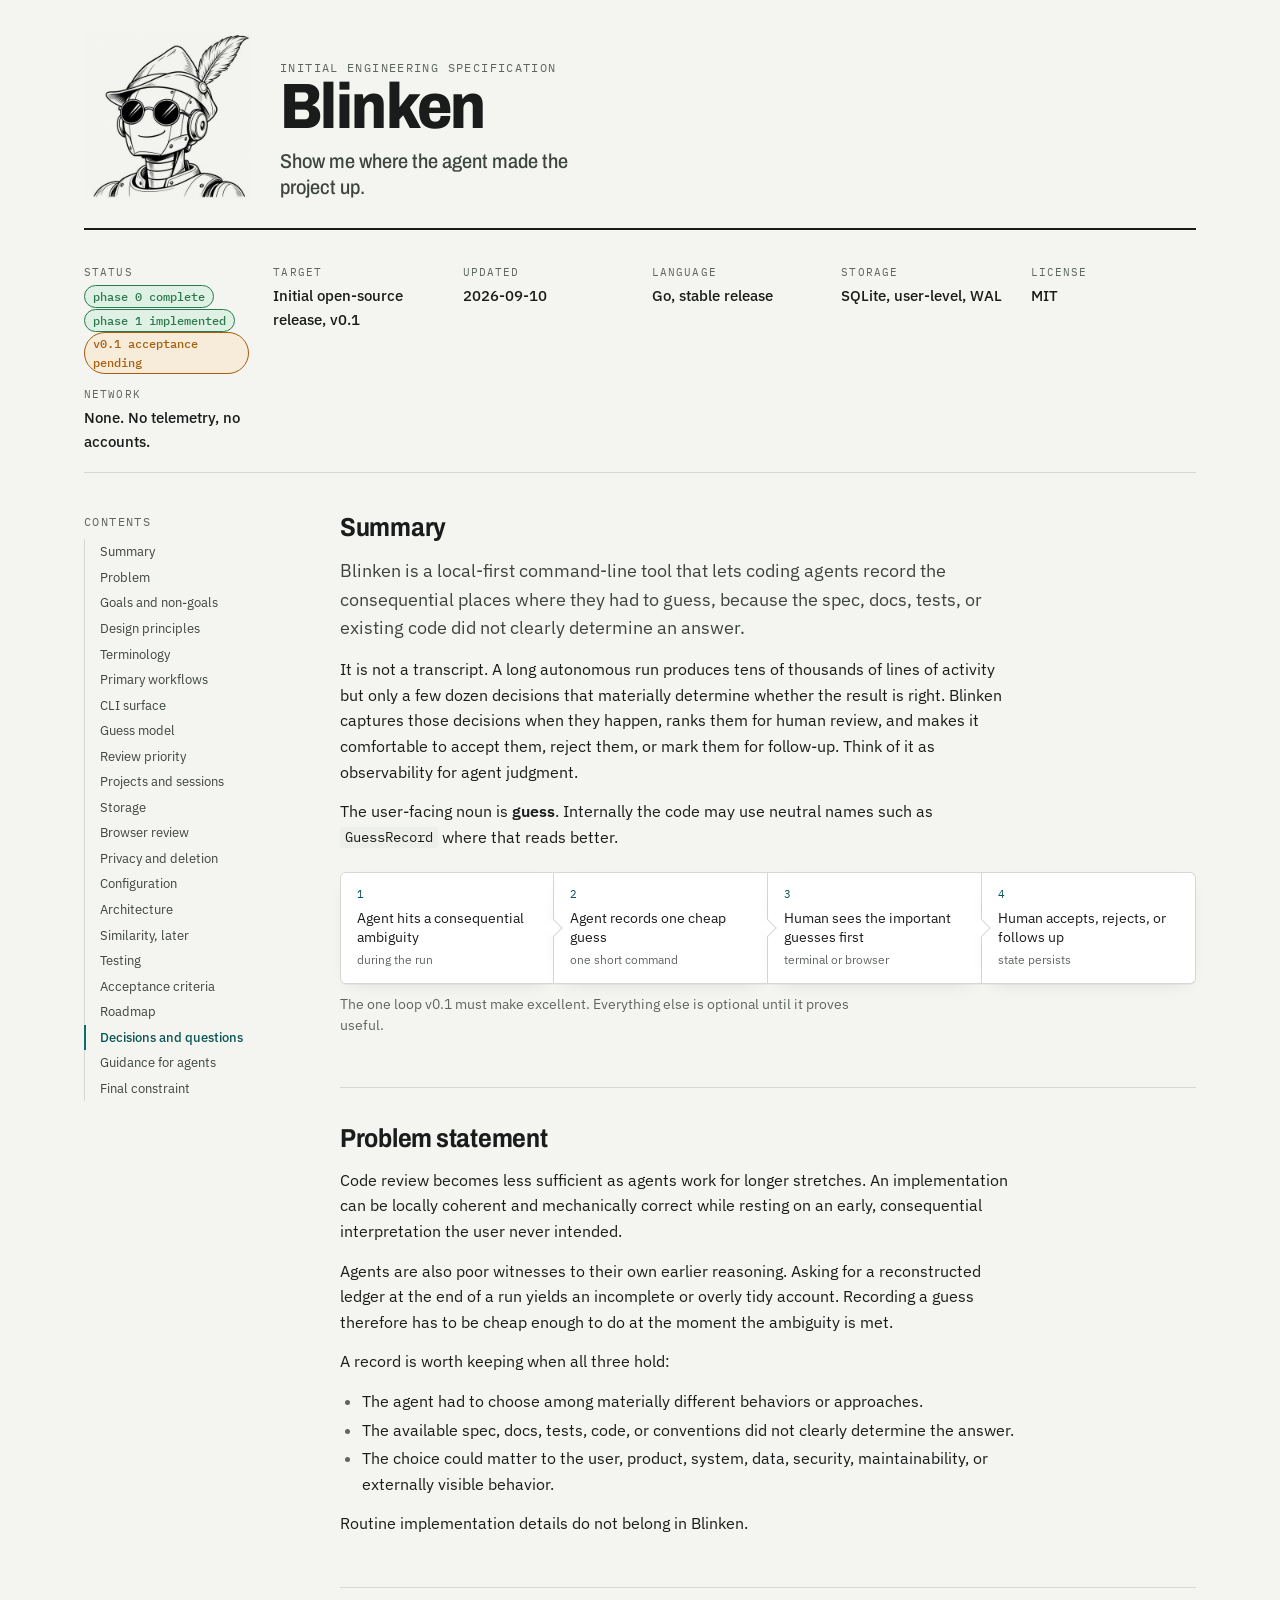
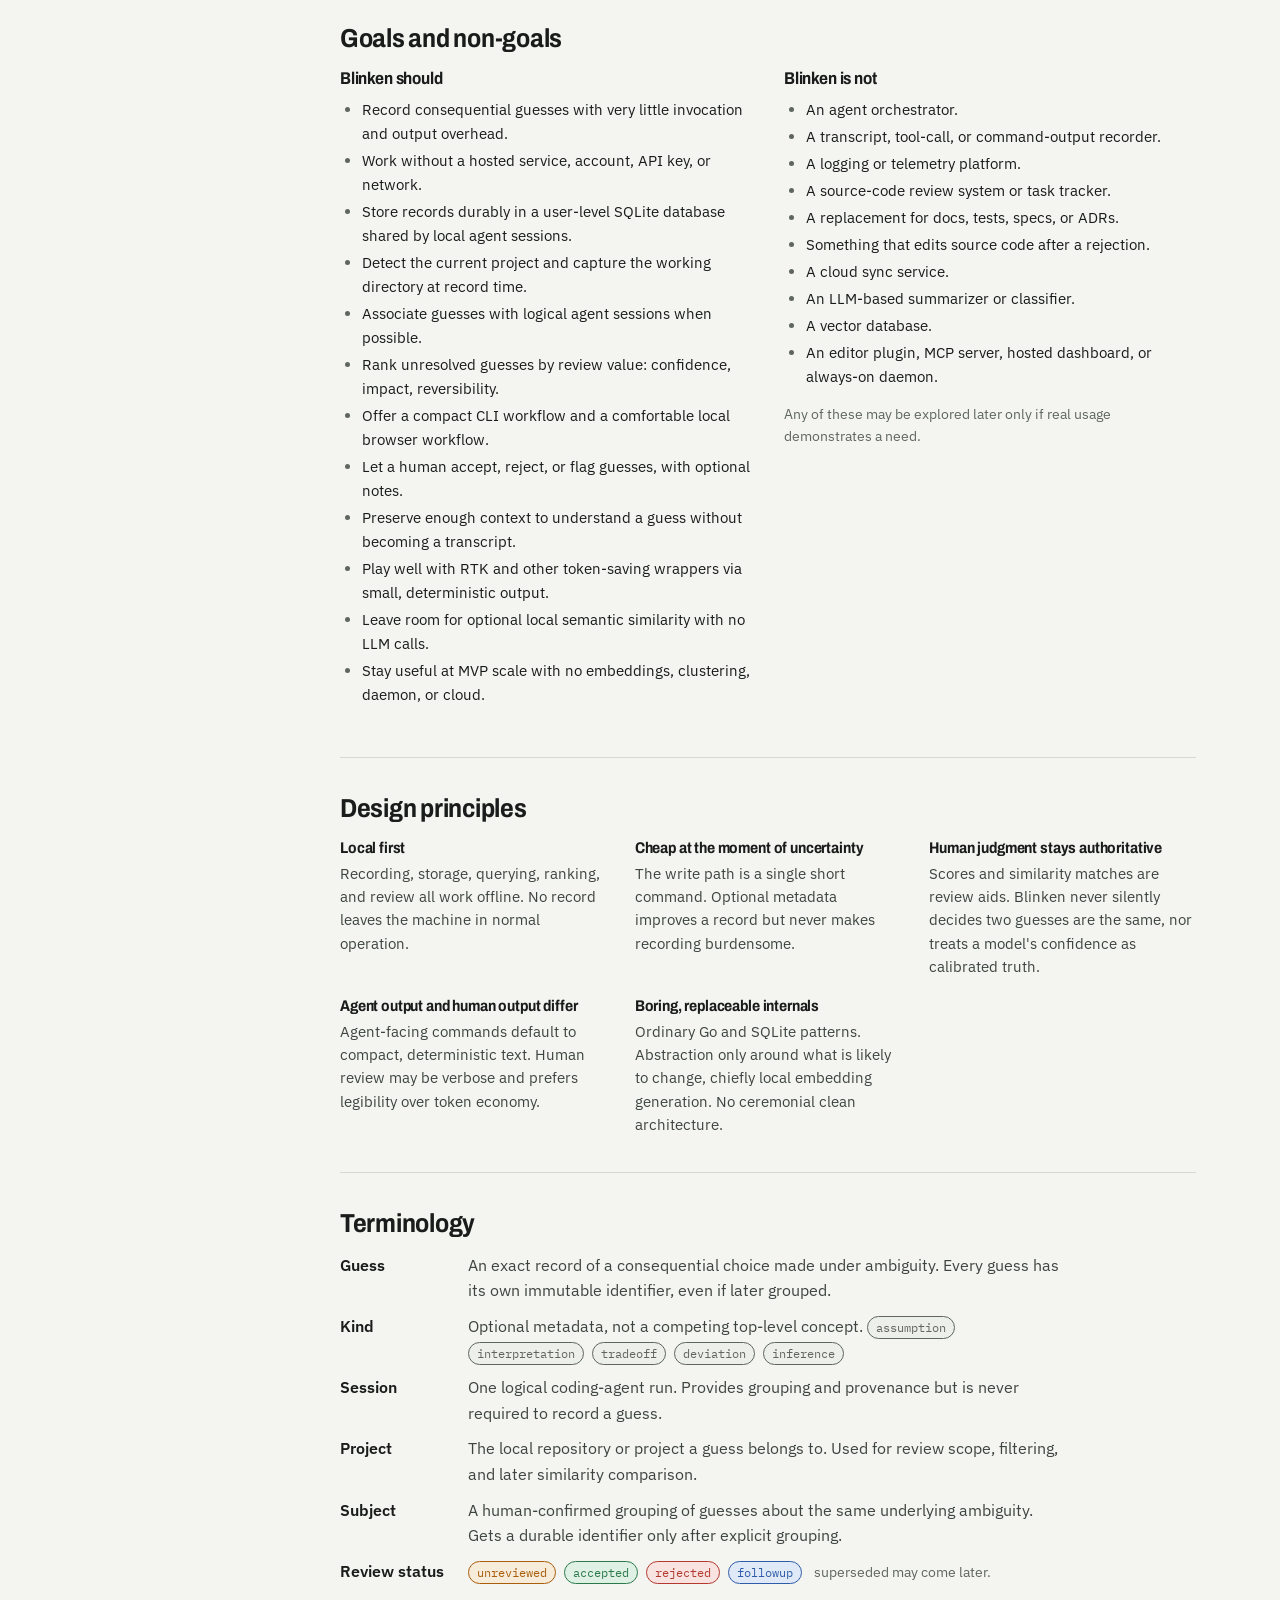
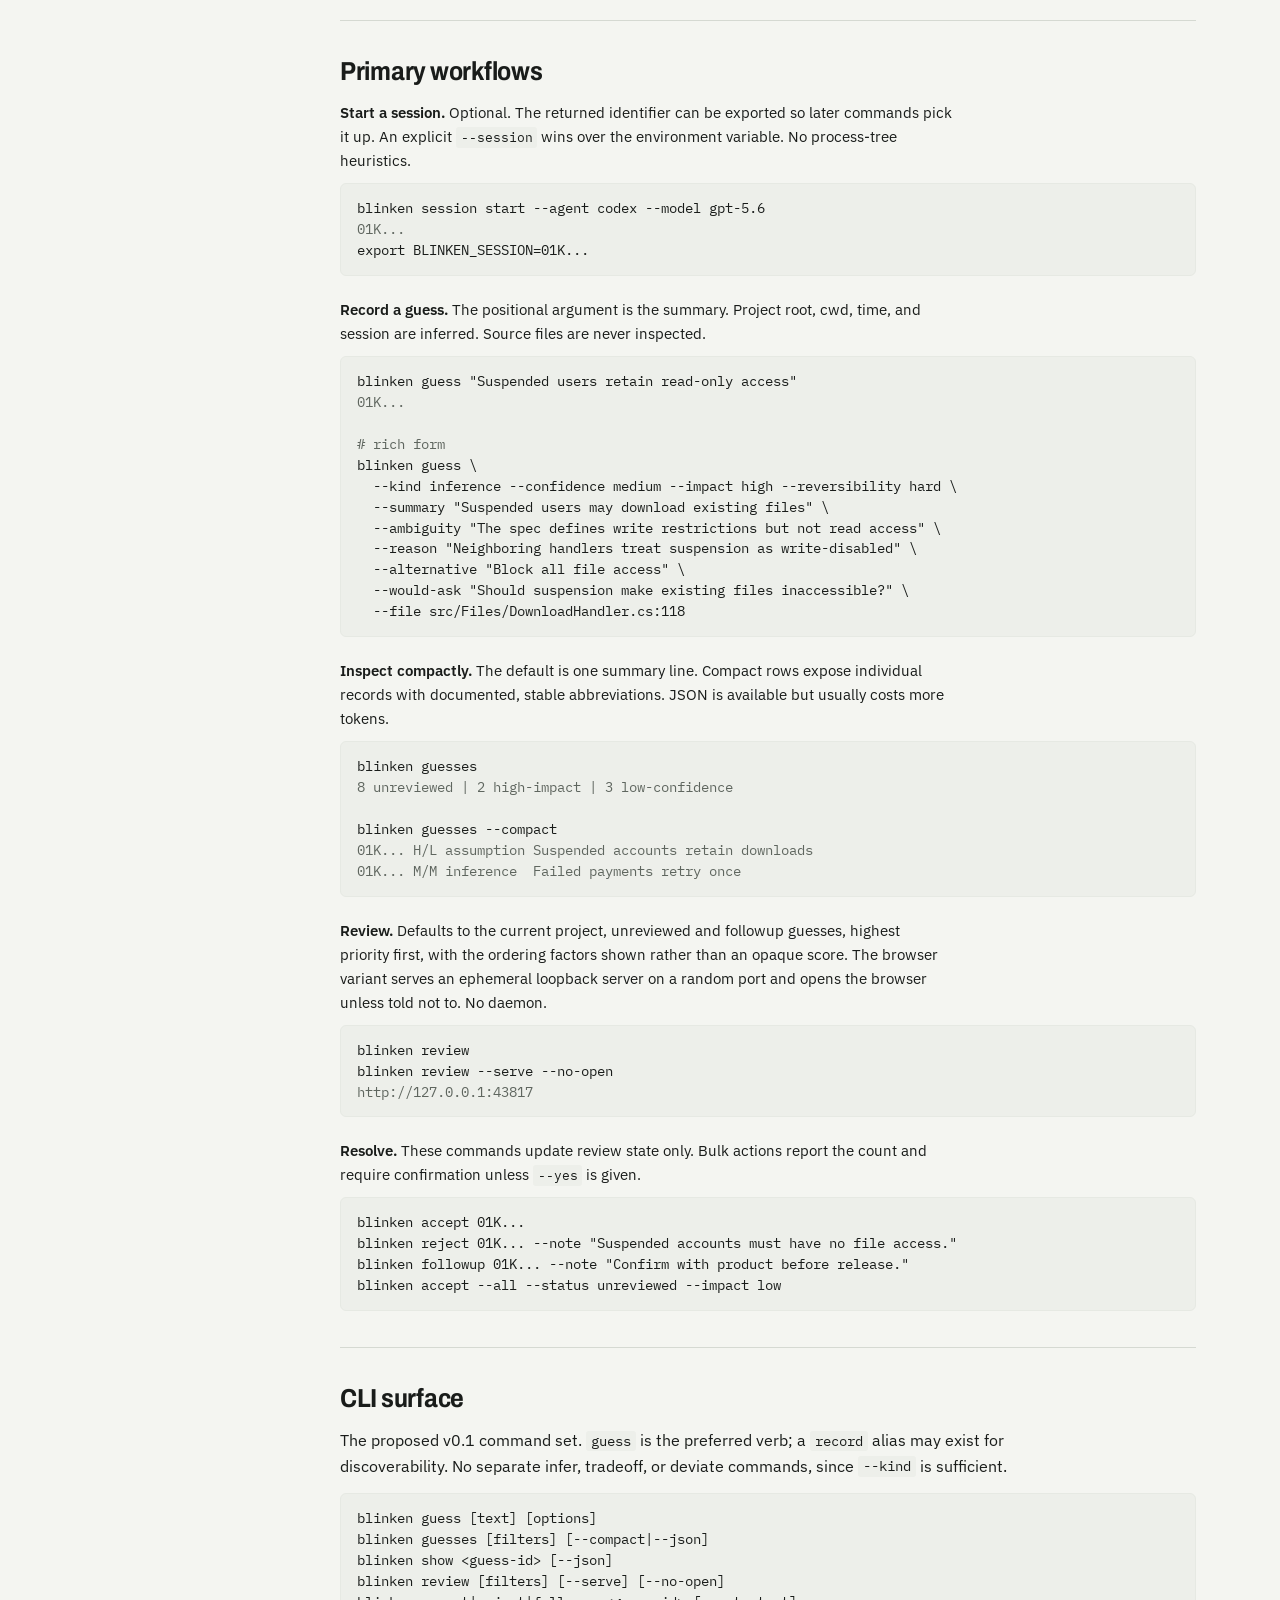
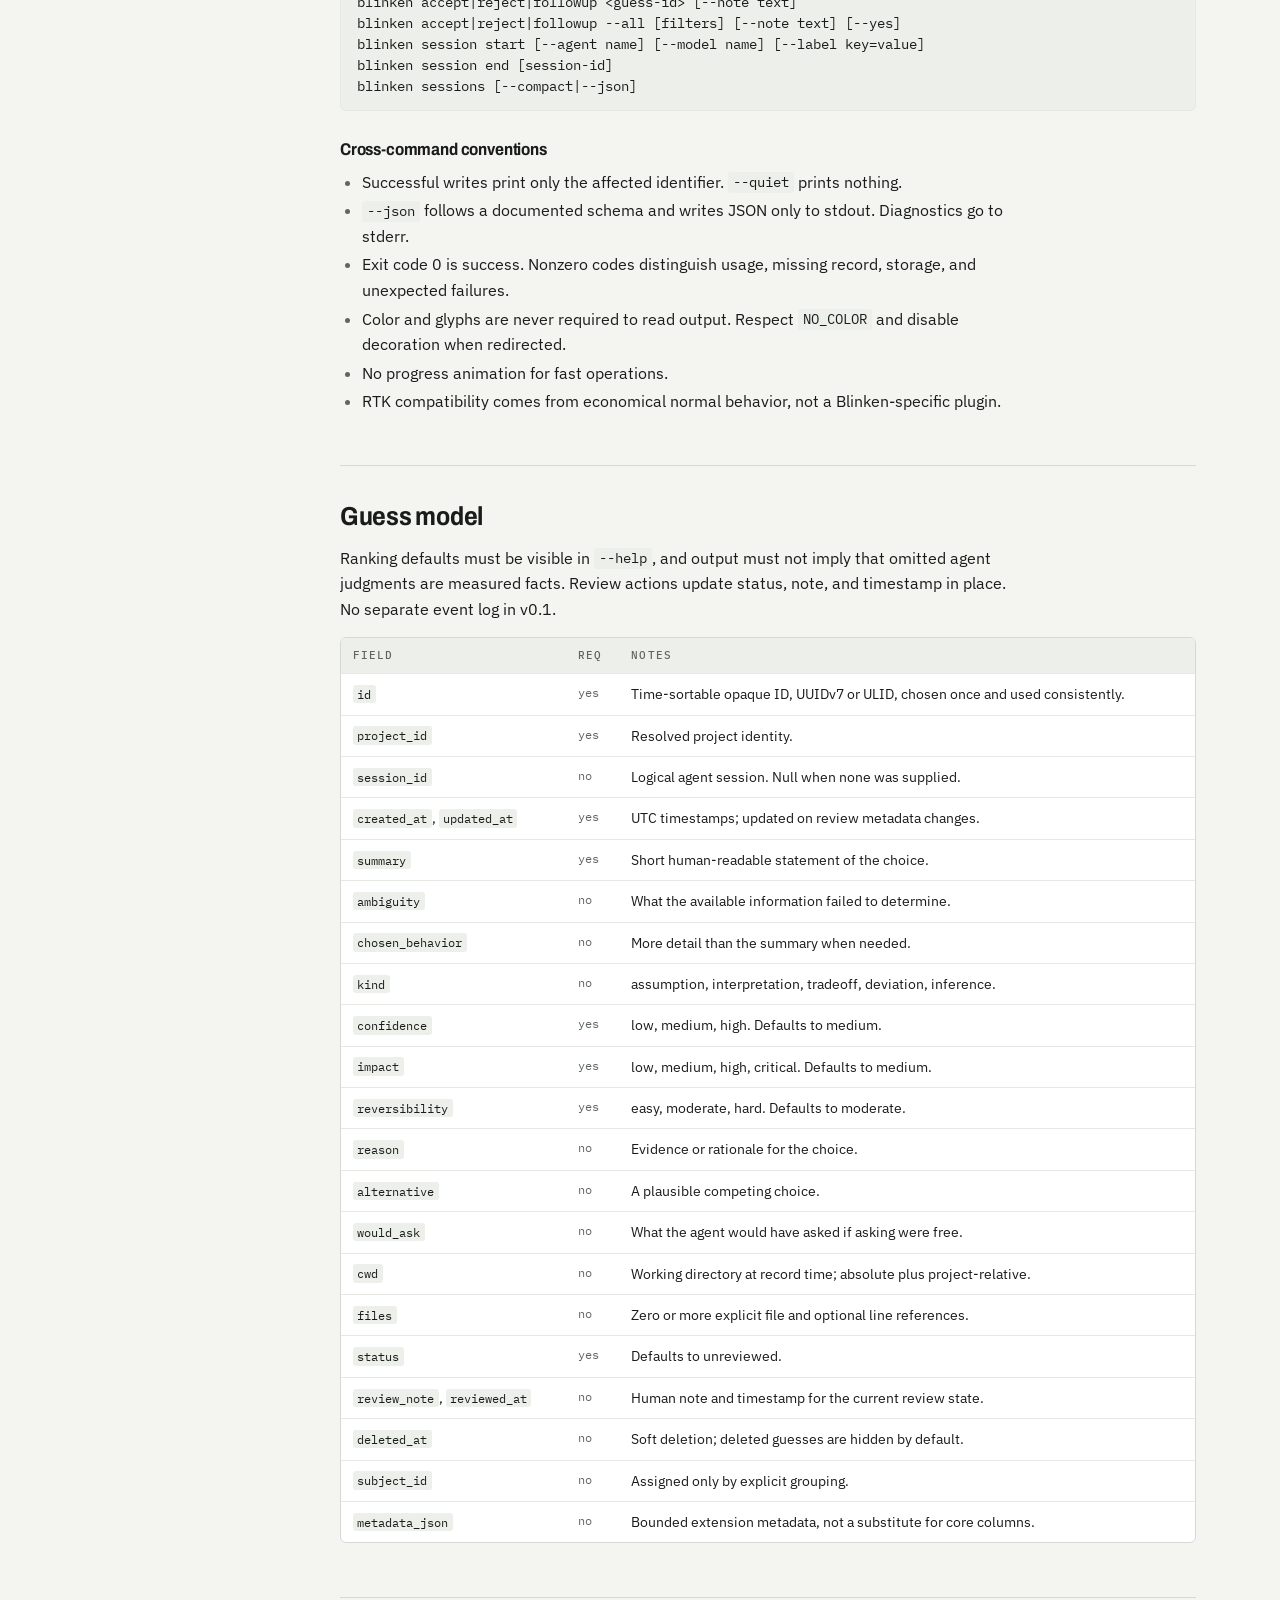
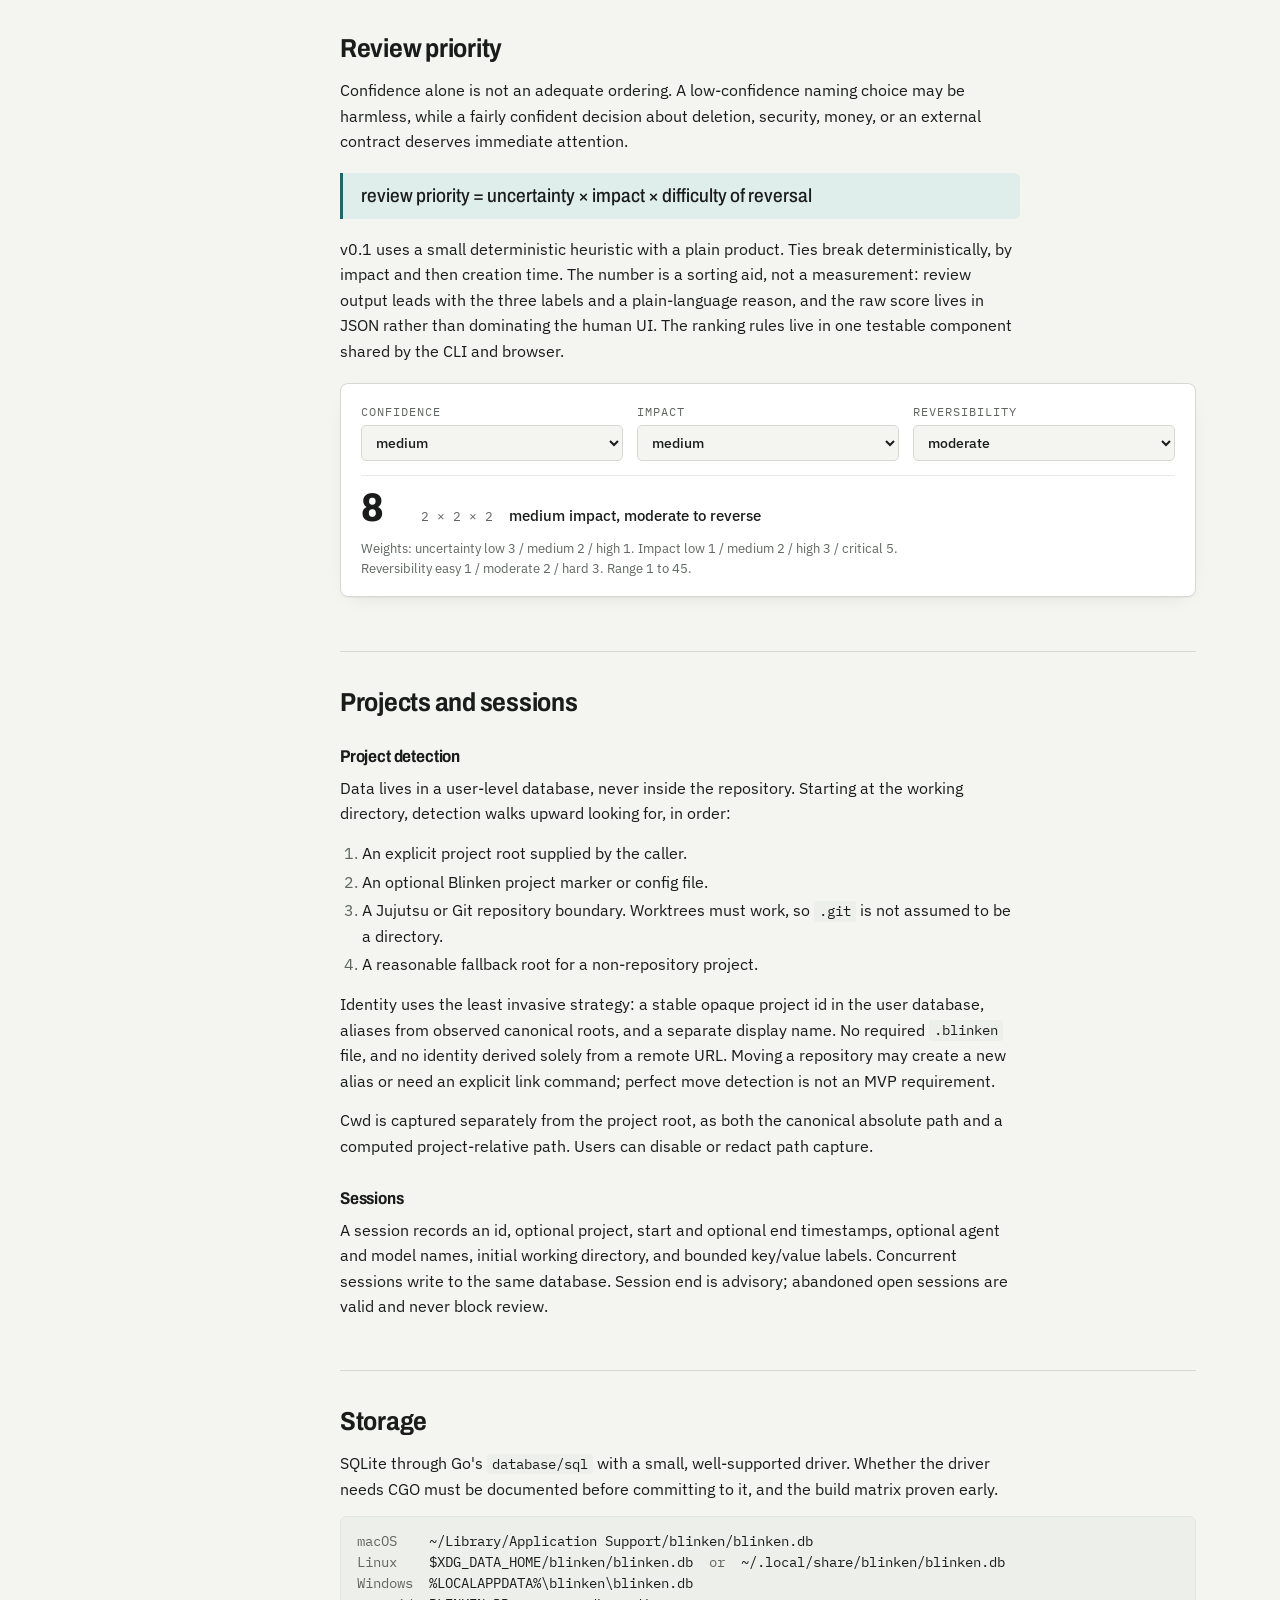
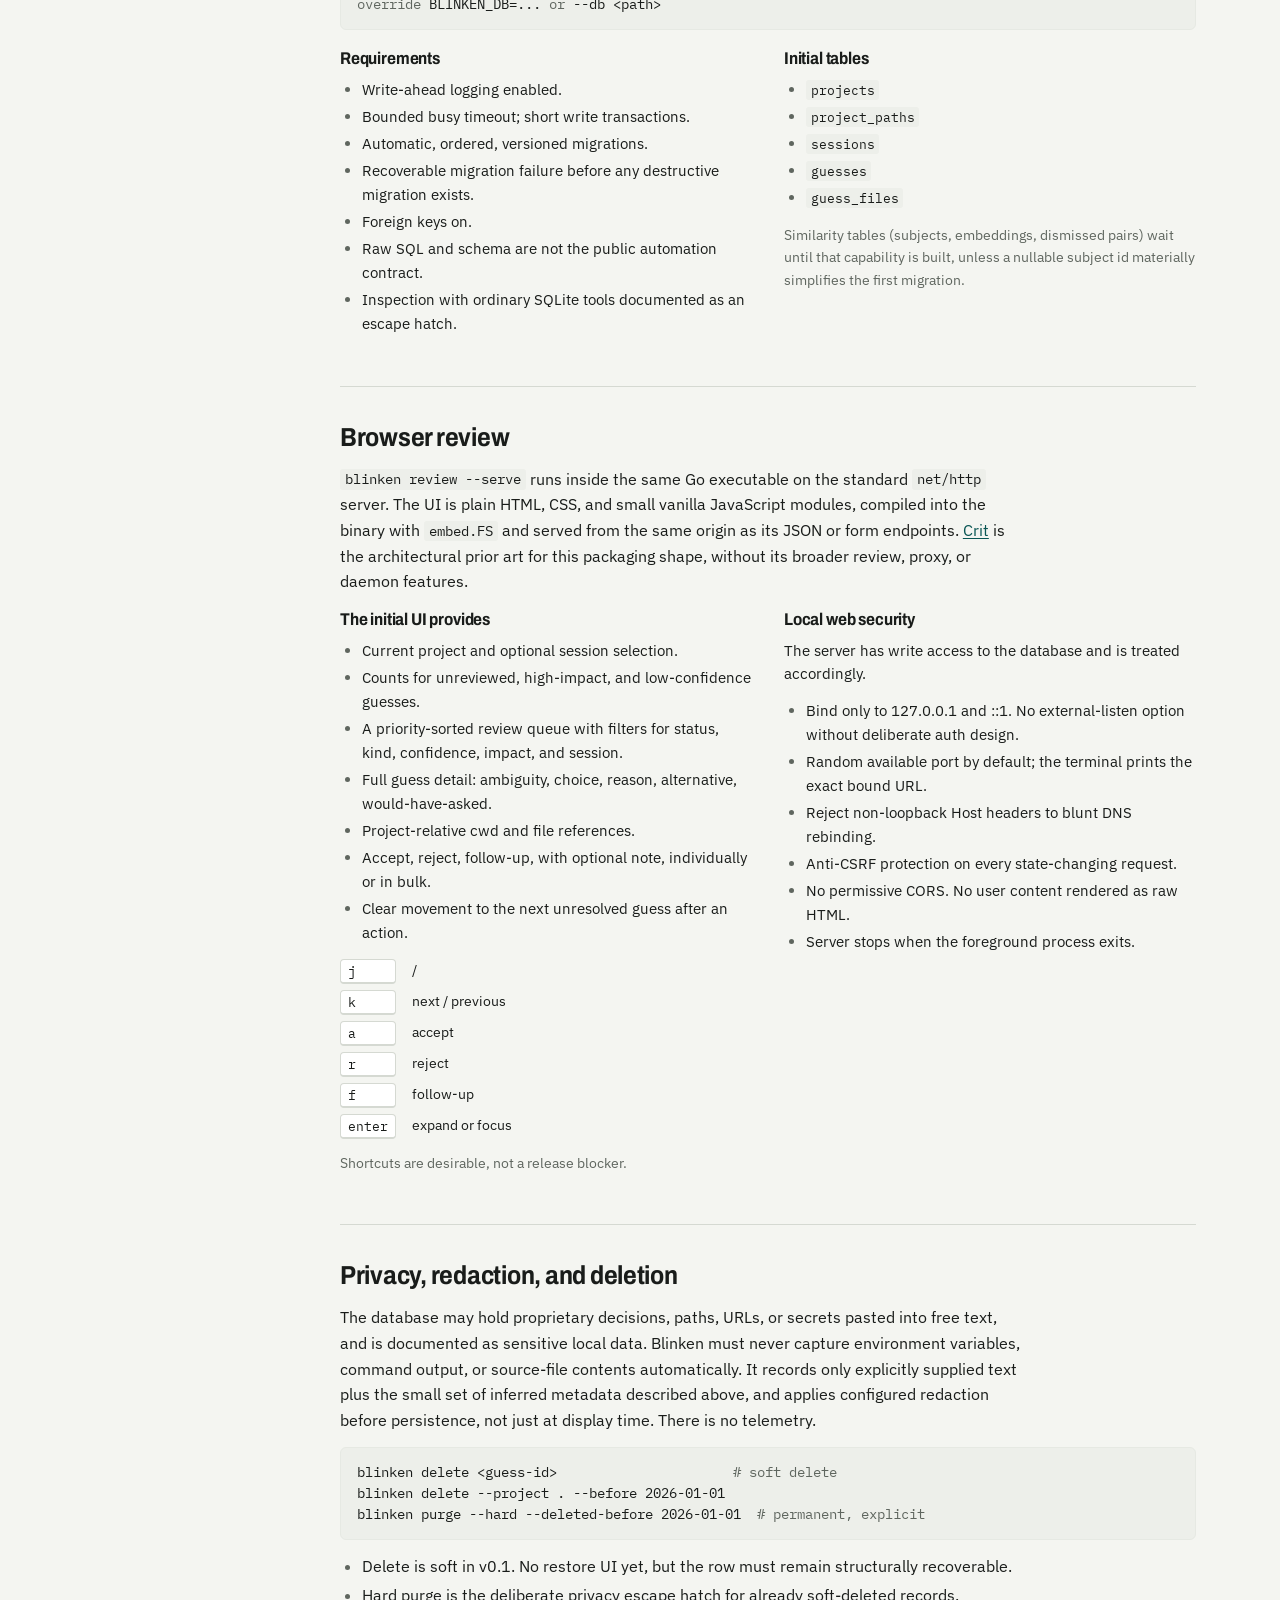
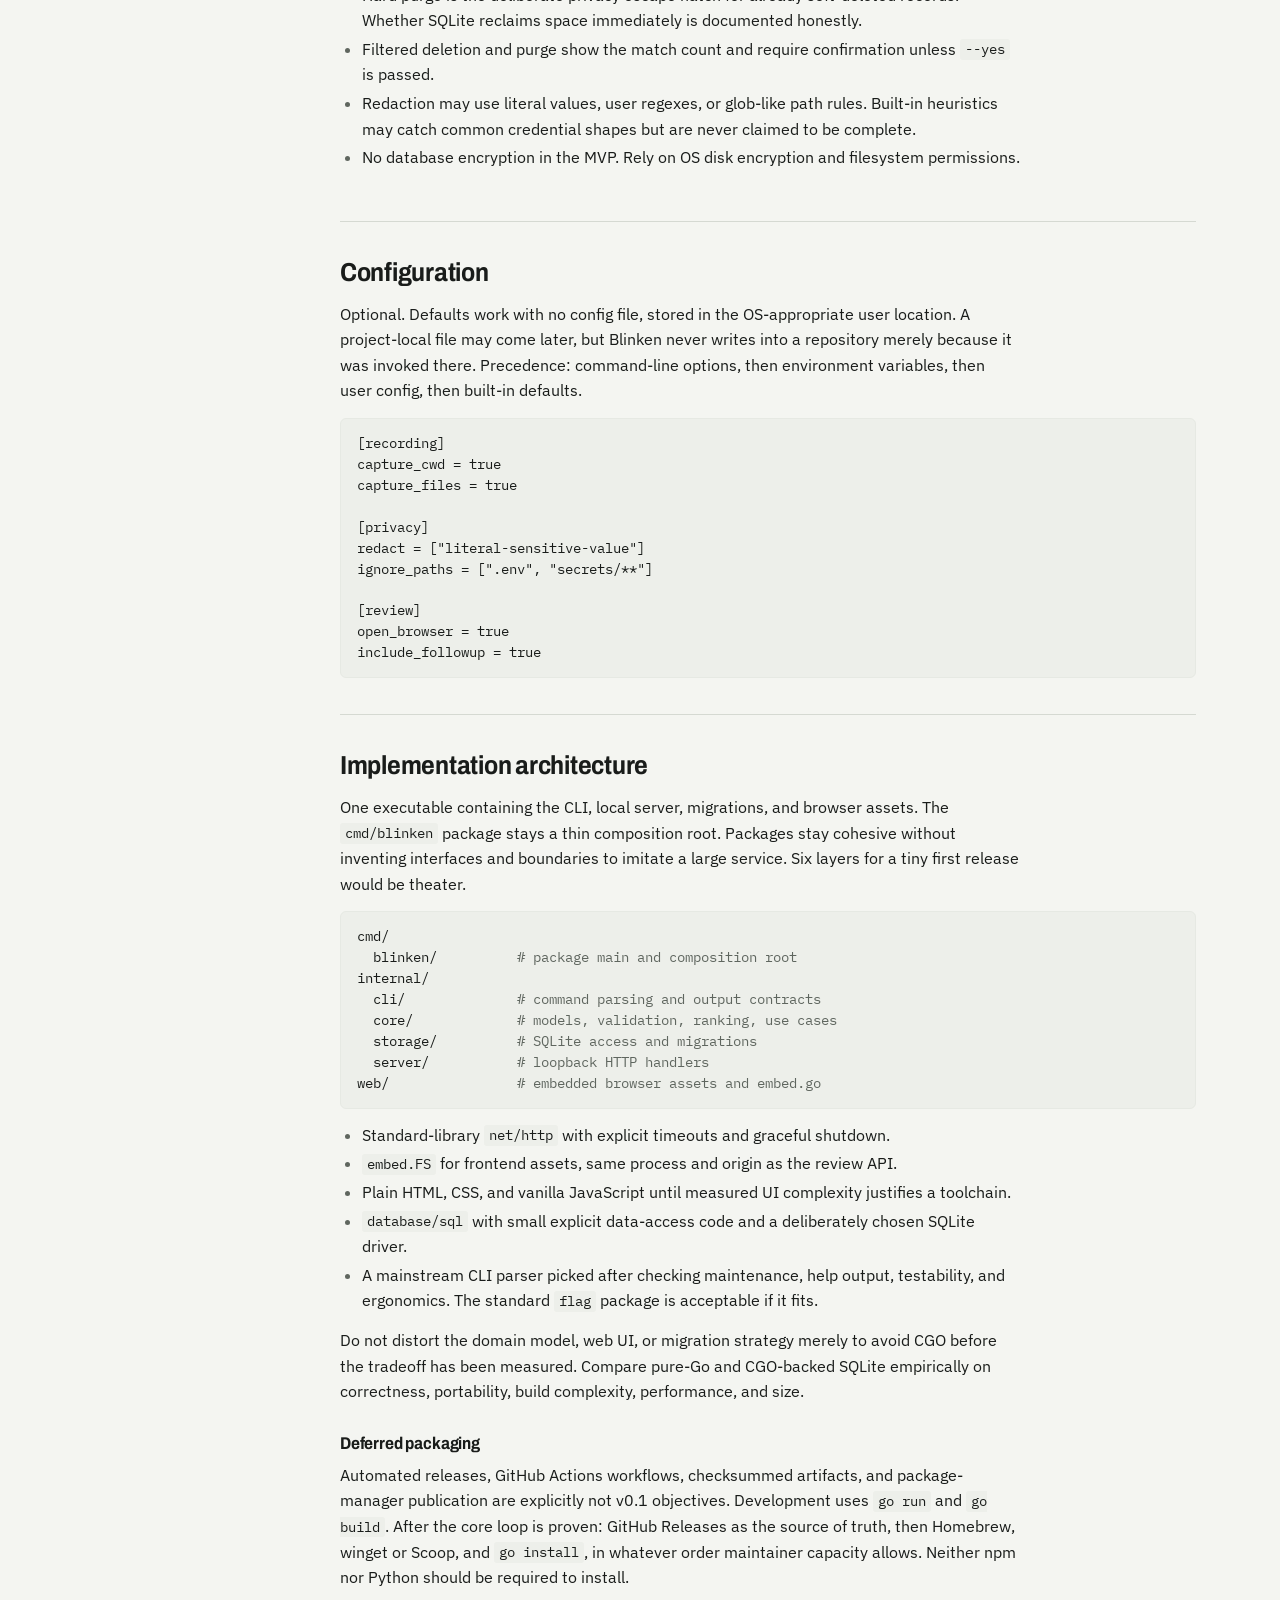
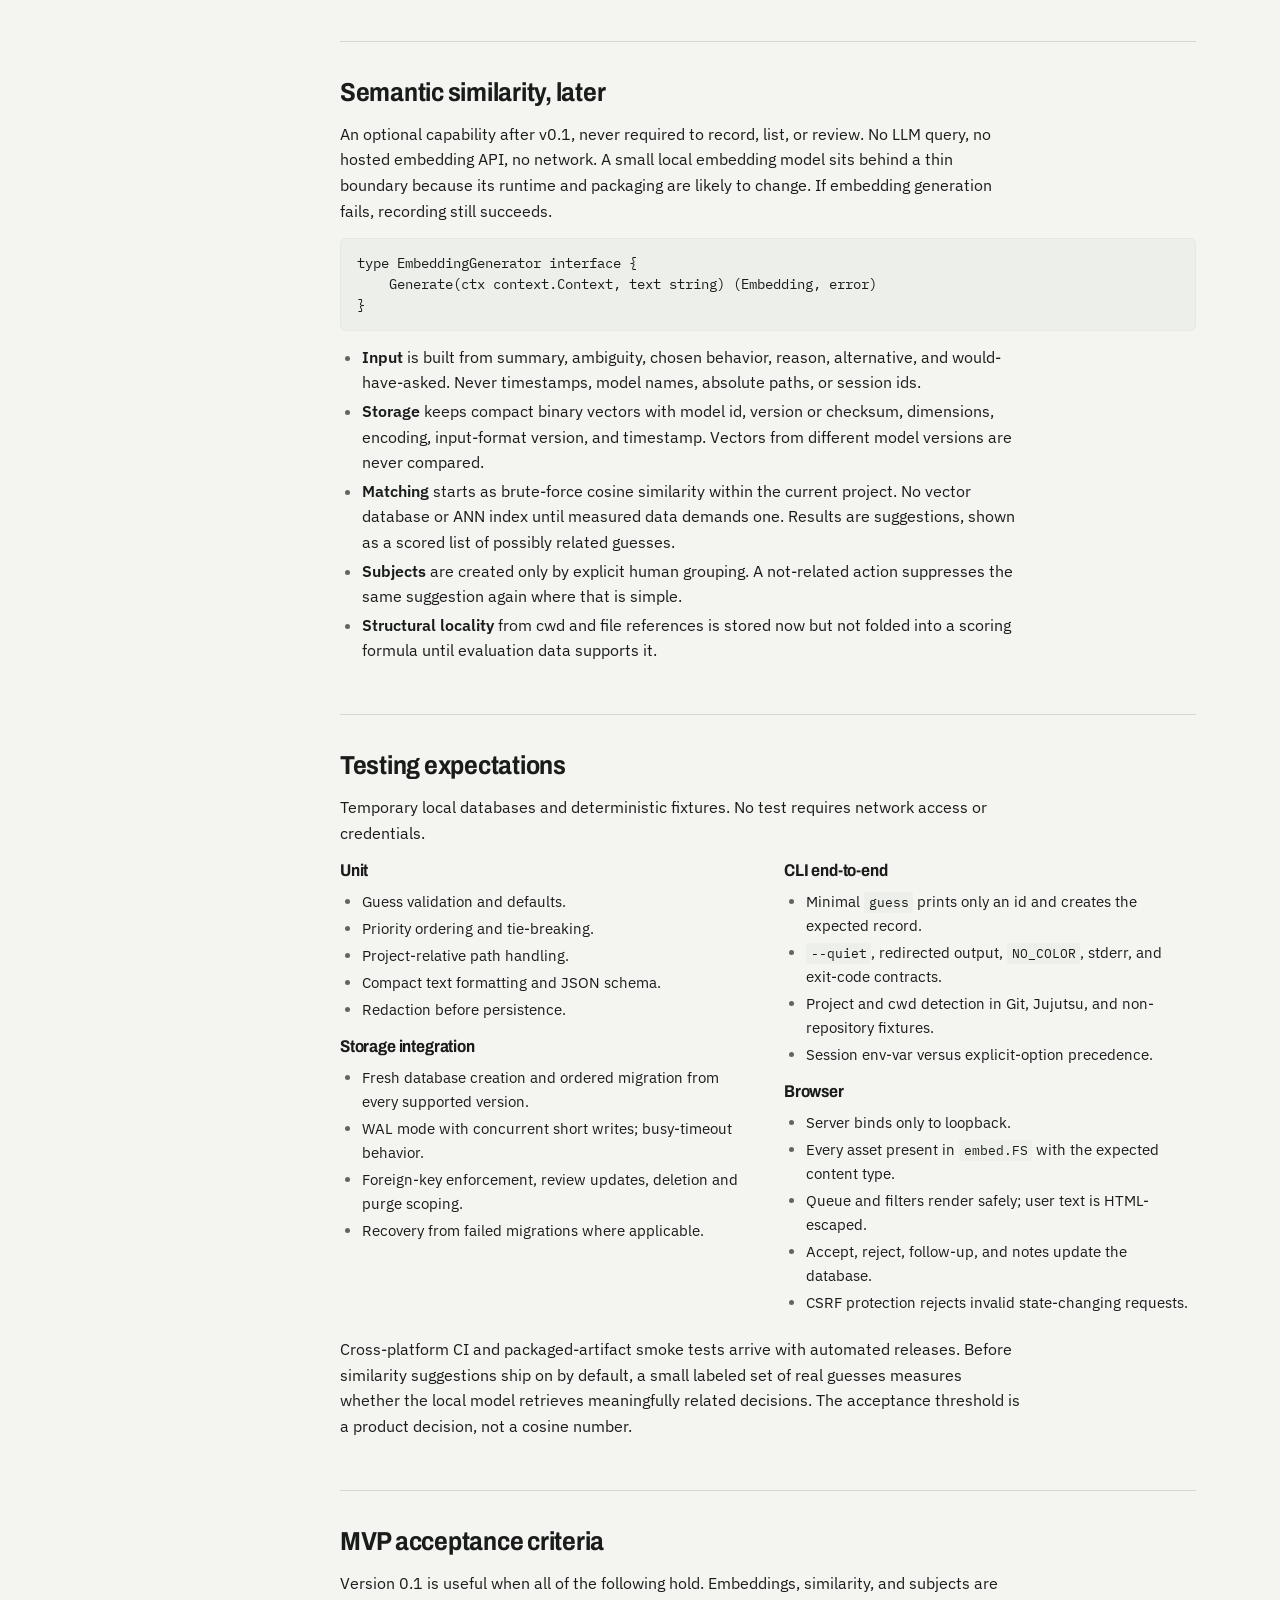
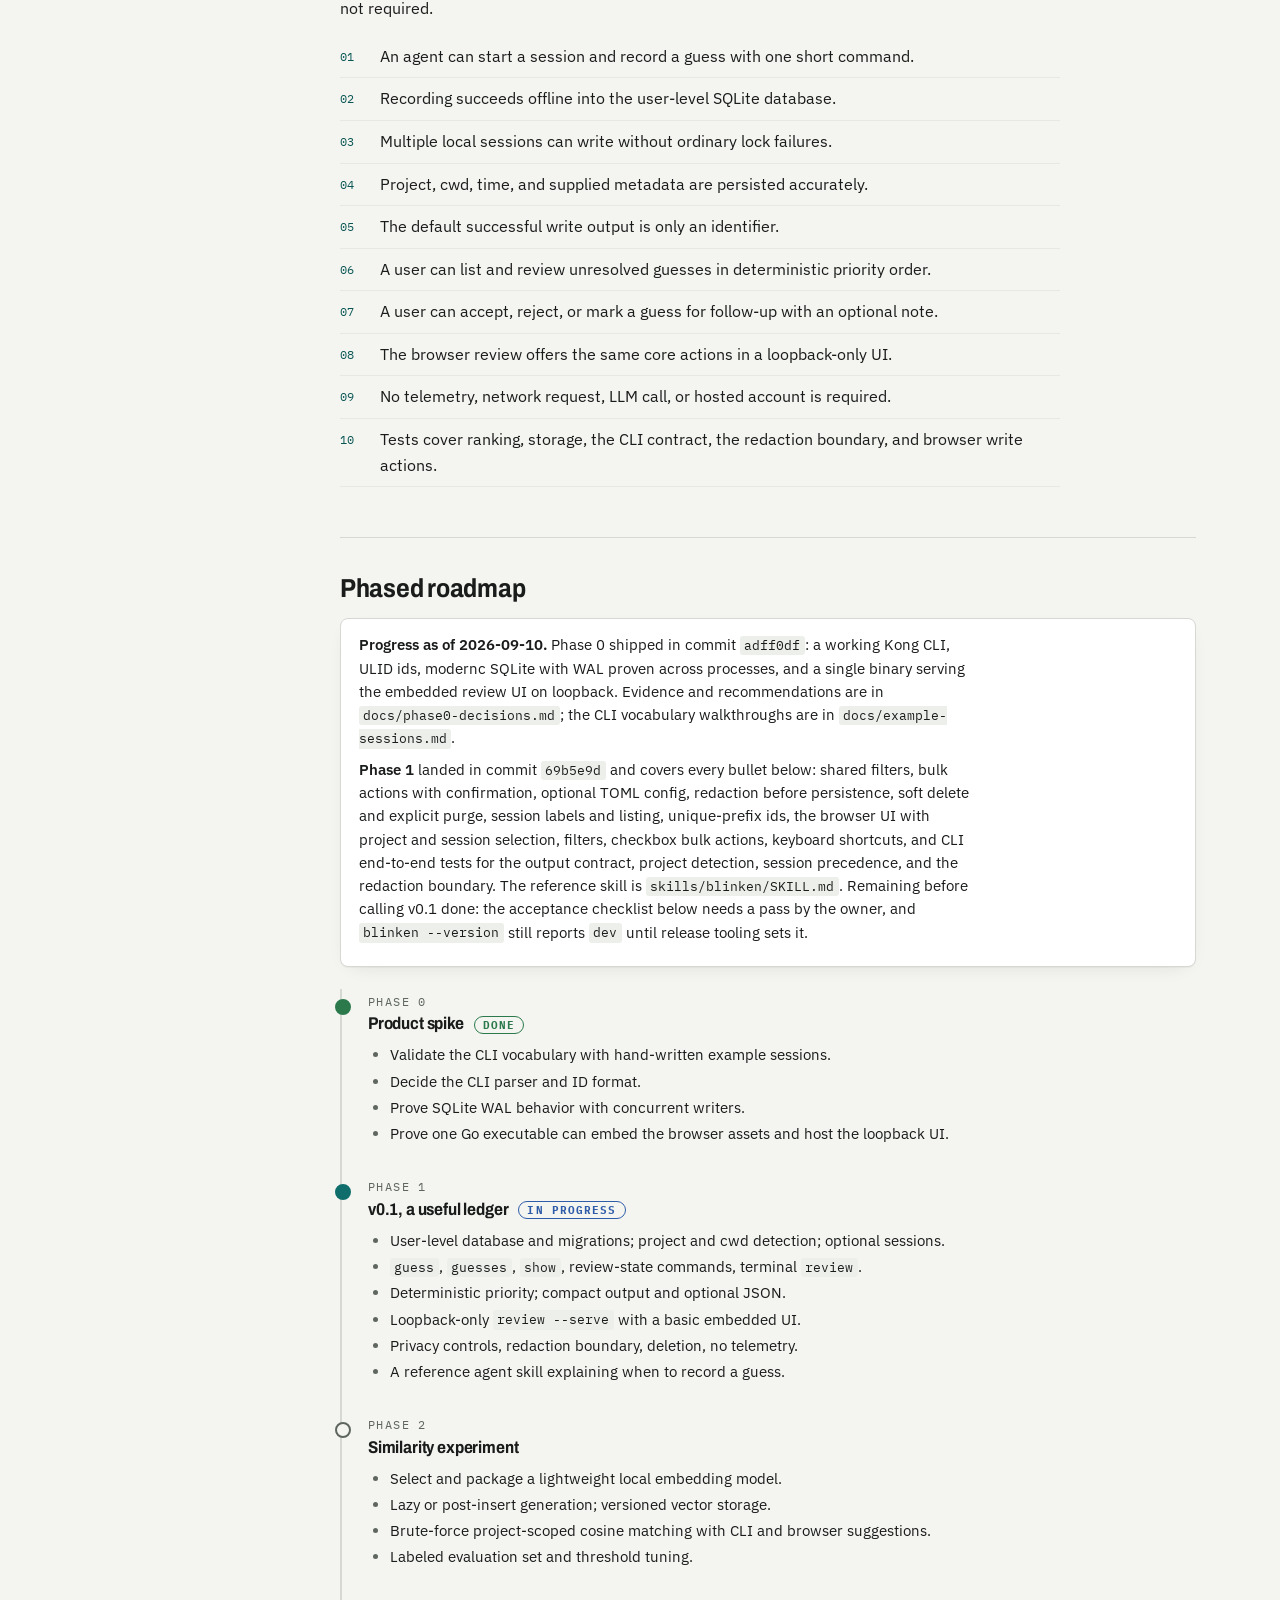
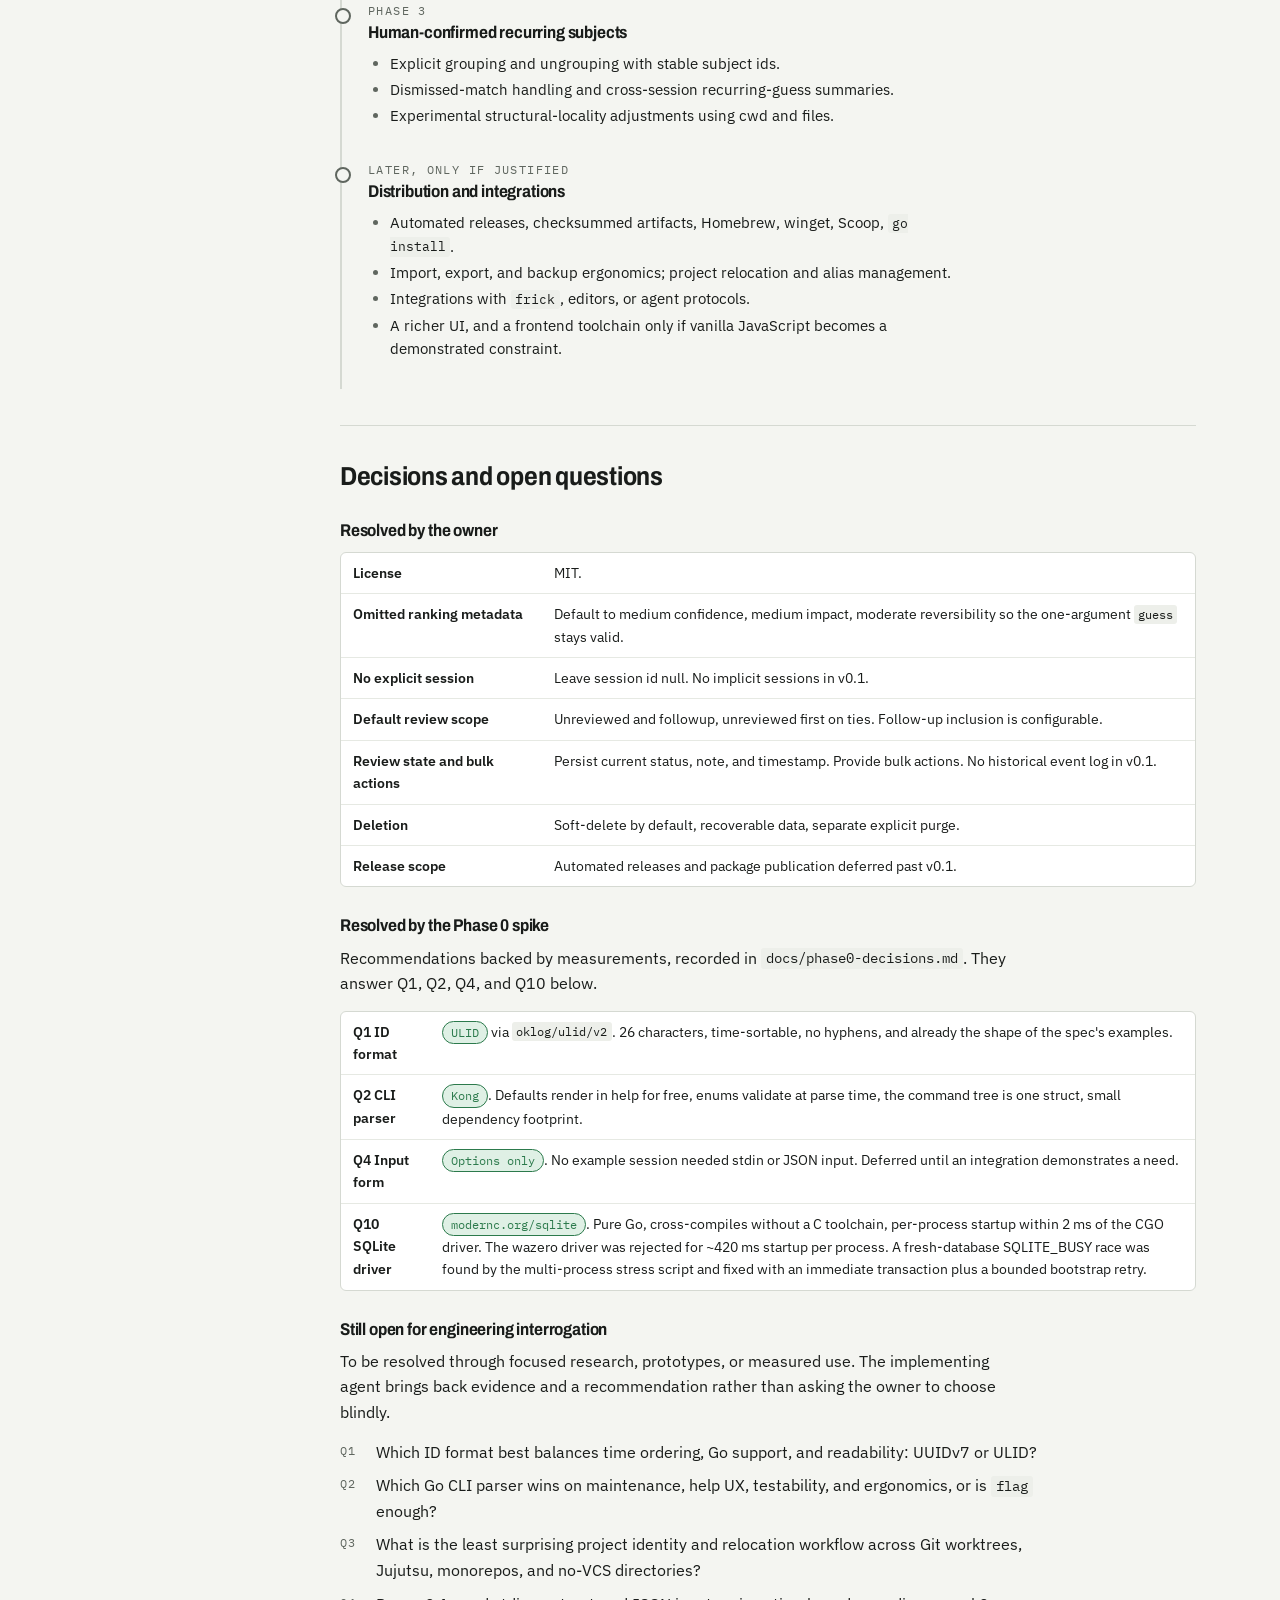
<file: spec.html>
<!doctype html>
<html lang="en">
<head>
<meta charset="utf-8">
<meta name="viewport" content="width=device-width, initial-scale=1">
<title>Blinken Engineering Plan</title>
<link rel="preconnect" href="https://fonts.googleapis.com">
<link rel="stylesheet" href="https://fonts.googleapis.com/css2?family=Archivo:wdth,wght@88,500;88,700;88,800&family=IBM+Plex+Sans:ital,wght@0,400;0,500;0,600;1,400&family=IBM+Plex+Mono:wght@400;500&display=swap">
<style>
  :root {
    --paper: #F4F5F1;
    --surface: #FFFFFF;
    --ink: #191C1A;
    --ink-2: #3E443F;
    --muted: #5F665F;
    --rule: #D5D9D2;
    --rule-soft: #E6E9E3;
    --accent: #0F6E6B;
    --accent-ink: #0A5654;
    --accent-soft: #DFEEEB;
    --code-bg: #EDEFEA;
    --amber: #A85E0B; --amber-bg: #F7EBDA;
    --green: #2C7A4C; --green-bg: #DFF0E5;
    --red: #B3392F;   --red-bg: #F8E3E0;
    --blue: #2F5CA8;  --blue-bg: #E0E9F7;
    --logo-blend: multiply;
    --logo-filter: none;
    --shadow: 0 1px 0 rgba(25,28,26,.04), 0 6px 20px -12px rgba(25,28,26,.18);
  }
  @media (prefers-color-scheme: dark) {
    :root:not([data-theme="light"]) {
      --paper: #141715; --surface: #1C201D; --ink: #E8EBE6; --ink-2: #C3C9C2; --muted: #98A199;
      --rule: #2E332F; --rule-soft: #252A26; --accent: #62C4BD; --accent-ink: #8AD9D2; --accent-soft: #16302E;
      --code-bg: #101311;
      --amber: #E8A34F; --amber-bg: #3A2A12; --green: #6FCB93; --green-bg: #15301F;
      --red: #F08A80; --red-bg: #3D1B18; --blue: #86ACF0; --blue-bg: #17284A;
      --logo-blend: screen; --logo-filter: invert(1);
      --shadow: none;
    }
  }
  :root[data-theme="dark"] {
    --paper: #141715; --surface: #1C201D; --ink: #E8EBE6; --ink-2: #C3C9C2; --muted: #98A199;
    --rule: #2E332F; --rule-soft: #252A26; --accent: #62C4BD; --accent-ink: #8AD9D2; --accent-soft: #16302E;
    --code-bg: #101311;
    --amber: #E8A34F; --amber-bg: #3A2A12; --green: #6FCB93; --green-bg: #15301F;
    --red: #F08A80; --red-bg: #3D1B18; --blue: #86ACF0; --blue-bg: #17284A;
    --logo-blend: screen; --logo-filter: invert(1);
    --shadow: none;
  }

  * { box-sizing: border-box; }
  html { scroll-behavior: smooth; }
  @media (prefers-reduced-motion: reduce) { html { scroll-behavior: auto; } }
  body {
    margin: 0; background: var(--paper); color: var(--ink);
    font-family: "IBM Plex Sans", "Helvetica Neue", Arial, sans-serif;
    font-size: 16px; line-height: 1.6;
    -webkit-font-smoothing: antialiased;
  }
  a { color: var(--accent-ink); text-decoration-thickness: 1px; text-underline-offset: 2px; }
  a:focus-visible, button:focus-visible, select:focus-visible { outline: 2px solid var(--accent); outline-offset: 2px; }
  code, pre, kbd, .mono { font-family: "IBM Plex Mono", ui-monospace, SFMono-Regular, Menlo, monospace; }
  code { font-size: .88em; background: var(--code-bg); padding: .1em .35em; border-radius: 3px; }
  pre { background: var(--code-bg); border: 1px solid var(--rule-soft); border-radius: 6px; padding: 14px 16px; overflow-x: auto; font-size: 13.5px; line-height: 1.55; margin: 0; }
  pre code { background: none; padding: 0; font-size: inherit; }
  pre .c { color: var(--muted); }
  pre .o { color: var(--accent-ink); }

  h1, h2, h3 { font-family: "Archivo", "Helvetica Neue", Arial, sans-serif; font-stretch: 88%; text-wrap: balance; margin: 0; letter-spacing: -.01em; }
  h1 { font-size: clamp(40px, 6vw, 64px); font-weight: 800; line-height: .95; letter-spacing: -.025em; }
  h2 { font-size: 26px; font-weight: 700; line-height: 1.15; }
  h3 { font-size: 17px; font-weight: 700; line-height: 1.3; margin-top: 28px; }
  h3 + p, h3 + ul, h3 + pre, h3 + table { margin-top: 8px; }
  p { margin: 0 0 14px; max-width: 68ch; }
  ul, ol { margin: 0 0 14px; padding-left: 22px; max-width: 68ch; }
  li { margin: 3px 0; }
  li::marker { color: var(--muted); }
  strong { font-weight: 600; }

  .eyebrow { font-family: "IBM Plex Mono", monospace; font-size: 11.5px; letter-spacing: .12em; text-transform: uppercase; color: var(--muted); }

  /* Layout */
  .page { max-width: 1160px; margin: 0 auto; padding: 32px 24px 96px; }
  .layout { display: grid; grid-template-columns: 200px minmax(0, 1fr); gap: 56px; align-items: start; }
  @media (max-width: 860px) { .layout { grid-template-columns: 1fr; gap: 24px; } .toc { position: static !important; } }
  .content { min-width: 0; }

  /* Header */
  .masthead { display: grid; grid-template-columns: 168px minmax(0,1fr); gap: 28px; align-items: end; padding-bottom: 28px; border-bottom: 2px solid var(--ink); margin-bottom: 20px; }
  @media (max-width: 600px) { .masthead { grid-template-columns: 120px 1fr; gap: 16px; } }
  .logo { display: block; width: 100%; height: auto; mix-blend-mode: var(--logo-blend); filter: var(--logo-filter); }
  .tagline { font-family: "Archivo", sans-serif; font-stretch: 88%; font-weight: 500; font-size: 20px; color: var(--ink-2); margin: 10px 0 0; max-width: 34ch; line-height: 1.3; }
  .meta { display: grid; grid-template-columns: repeat(auto-fit, minmax(150px, 1fr)); gap: 12px 24px; padding: 14px 0 0; margin-bottom: 40px; border-bottom: 1px solid var(--rule); padding-bottom: 18px; }
  .meta div { display: flex; flex-direction: column; gap: 2px; }
  .meta dt { font-family: "IBM Plex Mono", monospace; font-size: 11px; letter-spacing: .1em; text-transform: uppercase; color: var(--muted); }
  .meta dd { margin: 0; font-weight: 500; font-size: 15px; }
  .pill { display: inline-block; font-family: "IBM Plex Mono", monospace; font-size: 12px; padding: 1px 8px; border-radius: 999px; border: 1px solid currentColor; line-height: 1.6; }
  .pill.amber { color: var(--amber); background: var(--amber-bg); }
  .pill.green { color: var(--green); background: var(--green-bg); }
  .pill.red { color: var(--red); background: var(--red-bg); }
  .pill.blue { color: var(--blue); background: var(--blue-bg); }
  .pill.grey { color: var(--muted); background: var(--code-bg); }

  /* TOC */
  .toc { position: sticky; top: 24px; }
  .toc ol { list-style: none; padding: 0; margin: 8px 0 0; border-left: 1px solid var(--rule); }
  .toc li { margin: 0; }
  .toc a { display: block; padding: 4px 0 4px 14px; font-size: 13px; color: var(--ink-2); text-decoration: none; border-left: 2px solid transparent; margin-left: -1px; line-height: 1.35; }
  .toc a:hover { color: var(--ink); border-left-color: var(--rule); }
  .toc a.active { color: var(--accent-ink); border-left-color: var(--accent); font-weight: 500; }

  /* Sections */
  section { padding: 36px 0; border-top: 1px solid var(--rule); scroll-margin-top: 20px; }
  section:first-of-type { border-top: 0; padding-top: 0; }
  section > h2 { margin-bottom: 14px; }
  .lede { font-size: 18px; color: var(--ink-2); max-width: 60ch; }

  /* Loop diagram */
  .loop { display: grid; grid-template-columns: repeat(4, 1fr); gap: 0; margin: 22px 0 8px; counter-reset: step; }
  .loop div { position: relative; padding: 14px 14px 14px 16px; border: 1px solid var(--rule); background: var(--surface); font-size: 14px; line-height: 1.4; box-shadow: var(--shadow); }
  .loop div + div { border-left: 0; }
  .loop div:first-child { border-radius: 6px 0 0 6px; }
  .loop div:last-child { border-radius: 0 6px 6px 0; }
  .loop div::before { counter-increment: step; content: counter(step); display: block; font-family: "IBM Plex Mono", monospace; font-size: 11px; color: var(--accent-ink); margin-bottom: 6px; letter-spacing: .1em; }
  .loop div:not(:last-child)::after { content: ""; position: absolute; right: -7px; top: 50%; width: 12px; height: 12px; background: var(--surface); border-top: 1px solid var(--rule); border-right: 1px solid var(--rule); transform: translateY(-50%) rotate(45deg); z-index: 1; }
  .loop .who { color: var(--muted); font-size: 12px; display: block; margin-top: 4px; }
  @media (max-width: 700px) { .loop { grid-template-columns: 1fr; } .loop div + div { border-left: 1px solid var(--rule); border-top: 0; } .loop div:first-child { border-radius: 6px 6px 0 0; } .loop div:last-child { border-radius: 0 0 6px 6px; } .loop div:not(:last-child)::after { right: auto; left: 20px; top: auto; bottom: -7px; transform: rotate(135deg); } }

  /* Two-col lists */
  .cols { display: grid; grid-template-columns: 1fr 1fr; gap: 20px 32px; }
  @media (max-width: 700px) { .cols { grid-template-columns: 1fr; } }
  .cols h3 { margin-top: 0; }
  .cols ul { font-size: 15px; }

  /* Tables */
  .tablewrap { overflow-x: auto; margin: 10px 0 18px; border: 1px solid var(--rule); border-radius: 6px; background: var(--surface); }
  table { border-collapse: collapse; width: 100%; font-size: 14px; }
  th, td { text-align: left; padding: 9px 12px; border-bottom: 1px solid var(--rule-soft); vertical-align: top; }
  th { font-family: "IBM Plex Mono", monospace; font-size: 11px; letter-spacing: .1em; text-transform: uppercase; color: var(--muted); font-weight: 500; background: var(--code-bg); }
  tr:last-child td { border-bottom: 0; }
  td.num, th.num { text-align: right; font-variant-numeric: tabular-nums; }
  .req { color: var(--muted); font-family: "IBM Plex Mono", monospace; font-size: 12px; }

  /* Definition list */
  .terms { display: grid; grid-template-columns: max-content 1fr; gap: 10px 24px; margin: 0; max-width: 72ch; }
  .terms dt { font-weight: 600; }
  .terms dd { margin: 0; color: var(--ink-2); }
  .terms .pill { margin-right: 4px; }
  @media (max-width: 520px) { .terms { grid-template-columns: 1fr; gap: 2px 0; } .terms dd { margin-bottom: 10px; } }

  /* Principles */
  .principles { display: grid; grid-template-columns: repeat(auto-fit, minmax(240px, 1fr)); gap: 18px 28px; }
  .principles h3 { margin-top: 0; font-size: 15.5px; }
  .principles p { font-size: 14.5px; color: var(--ink-2); margin: 4px 0 0; }

  /* Workflow steps */
  .flow { display: grid; gap: 22px; }
  .flow .step { display: grid; grid-template-columns: minmax(0, 1fr); gap: 10px; }
  .flow .step p { margin: 0; font-size: 15px; }
  .flow .step .out { font-size: 12.5px; color: var(--muted); font-family: "IBM Plex Mono", monospace; margin-top: 6px; }

  /* Calculator */
  .calc { background: var(--surface); border: 1px solid var(--rule); border-radius: 8px; padding: 18px 20px; margin: 18px 0; box-shadow: var(--shadow); }
  .calc .row { display: grid; grid-template-columns: repeat(3, minmax(0,1fr)); gap: 14px; margin-bottom: 14px; }
  @media (max-width: 560px) { .calc .row { grid-template-columns: 1fr; } }
  .calc label { display: flex; flex-direction: column; gap: 4px; font-size: 12px; color: var(--muted); font-family: "IBM Plex Mono", monospace; letter-spacing: .08em; text-transform: uppercase; }
  .calc select { font: 500 14px "IBM Plex Sans", sans-serif; padding: 7px 10px; border: 1px solid var(--rule); border-radius: 5px; background: var(--paper); color: var(--ink); }
  .calc .result { display: flex; align-items: baseline; gap: 16px; flex-wrap: wrap; border-top: 1px solid var(--rule-soft); padding-top: 12px; }
  .calc .score { font-family: "Archivo", sans-serif; font-stretch: 88%; font-weight: 800; font-size: 40px; line-height: 1; font-variant-numeric: tabular-nums; min-width: 2ch; }
  .calc .formula { font-family: "IBM Plex Mono", monospace; font-size: 13px; color: var(--muted); }
  .calc .reason { font-size: 15px; font-weight: 500; }
  .calc .note { font-size: 12.5px; color: var(--muted); margin: 10px 0 0; }

  /* Roadmap */
  .phases { display: grid; gap: 0; border-left: 2px solid var(--rule); margin: 8px 0 0; }
  .phase { position: relative; padding: 4px 0 26px 26px; }
  .phase::before { content: ""; position: absolute; left: -7px; top: 10px; width: 12px; height: 12px; border-radius: 50%; background: var(--paper); border: 2px solid var(--muted); }
  .phase.now::before { background: var(--accent); border-color: var(--accent); }
  .phase.done::before { background: var(--green); border-color: var(--green); }
  .phase.done h3::after, .phase.now h3::after { font-family: "IBM Plex Mono", monospace; font-size: 11px; letter-spacing: .1em; text-transform: uppercase; margin-left: 10px; vertical-align: middle; padding: 1px 8px; border-radius: 999px; border: 1px solid currentColor; }
  .phase.done h3::after { content: "done"; color: var(--green); }
  .phase.now h3::after { content: "in progress"; color: var(--blue); }
  .progress { background: var(--surface); border: 1px solid var(--rule); border-radius: 8px; padding: 14px 18px; margin: 0 0 22px; font-size: 14.5px; box-shadow: var(--shadow); }
  .progress p { margin: 0 0 8px; }
  .progress ul { margin: 0; }
  .phase .eyebrow { margin-bottom: 2px; }
  .phase h3 { margin-top: 0; }
  .phase ul { margin: 8px 0 0; font-size: 14.5px; }

  /* Checklist */
  .criteria { list-style: none; padding: 0; counter-reset: c; max-width: 72ch; }
  .criteria li { display: grid; grid-template-columns: 30px 1fr; gap: 10px; padding: 8px 0; border-bottom: 1px solid var(--rule-soft); margin: 0; }
  .criteria li::before { counter-increment: c; content: counter(c, decimal-leading-zero); font-family: "IBM Plex Mono", monospace; font-size: 12px; color: var(--accent-ink); padding-top: 3px; }

  /* Questions */
  .questions { padding-left: 0; list-style: none; counter-reset: q; max-width: 72ch; }
  .questions li { position: relative; padding-left: 36px; margin: 8px 0; }
  .questions li::before { counter-increment: q; content: "Q" counter(q); position: absolute; left: 0; top: 2px; font-family: "IBM Plex Mono", monospace; font-size: 11.5px; color: var(--muted); letter-spacing: .05em; }

  blockquote { margin: 18px 0; padding: 10px 18px; border-left: 3px solid var(--accent); background: var(--accent-soft); border-radius: 0 6px 6px 0; max-width: 68ch; font-family: "Archivo", sans-serif; font-stretch: 88%; font-weight: 500; font-size: 19px; line-height: 1.35; }
  .keys { display: grid; grid-template-columns: max-content 1fr; gap: 6px 16px; margin: 8px 0 14px; max-width: 40ch; font-size: 14px; }
  kbd { font-size: 12.5px; background: var(--surface); border: 1px solid var(--rule); border-bottom-width: 2px; border-radius: 4px; padding: 1px 7px; }
  .footer { margin-top: 48px; padding-top: 18px; border-top: 2px solid var(--ink); display: flex; justify-content: space-between; gap: 16px; flex-wrap: wrap; font-size: 13px; color: var(--muted); }
</style>
</head>
<body>

<div class="page">
  <header class="masthead">
    <img class="logo" src="[data-uri]" alt="Blinken logo: a smiling robot wearing a feathered cap and round dark glasses" width="420" height="420">
    <div>
      <div class="eyebrow">Initial engineering specification</div>
      <h1>Blinken</h1>
      <p class="tagline">Show me where the agent made the project up.</p>
    </div>
  </header>
  <dl class="meta">
    <div><dt>Status</dt><dd><span class="pill green">phase 0 complete</span> <span class="pill green">phase 1 implemented</span> <span class="pill amber">v0.1 acceptance pending</span></dd></div>
    <div><dt>Target</dt><dd>Initial open-source release, v0.1</dd></div>
    <div><dt>Updated</dt><dd>2026-09-10</dd></div>
    <div><dt>Language</dt><dd>Go, stable release</dd></div>
    <div><dt>Storage</dt><dd>SQLite, user-level, WAL</dd></div>
    <div><dt>License</dt><dd>MIT</dd></div>
    <div><dt>Network</dt><dd>None. No telemetry, no accounts.</dd></div>
  </dl>

  <div class="layout">
    <nav class="toc" aria-label="Sections">
      <div class="eyebrow">Contents</div>
      <ol>
        <li><a href="#summary">Summary</a></li>
        <li><a href="#problem">Problem</a></li>
        <li><a href="#goals">Goals and non-goals</a></li>
        <li><a href="#principles">Design principles</a></li>
        <li><a href="#terms">Terminology</a></li>
        <li><a href="#workflows">Primary workflows</a></li>
        <li><a href="#cli">CLI surface</a></li>
        <li><a href="#model">Guess model</a></li>
        <li><a href="#priority">Review priority</a></li>
        <li><a href="#projects">Projects and sessions</a></li>
        <li><a href="#storage">Storage</a></li>
        <li><a href="#browser">Browser review</a></li>
        <li><a href="#privacy">Privacy and deletion</a></li>
        <li><a href="#config">Configuration</a></li>
        <li><a href="#architecture">Architecture</a></li>
        <li><a href="#similarity">Similarity, later</a></li>
        <li><a href="#testing">Testing</a></li>
        <li><a href="#acceptance">Acceptance criteria</a></li>
        <li><a href="#roadmap">Roadmap</a></li>
        <li><a href="#decisions">Decisions and questions</a></li>
        <li><a href="#skill">Guidance for agents</a></li>
        <li><a href="#constraint">Final constraint</a></li>
      </ol>
    </nav>

    <main class="content">

      <section id="summary">
        <h2>Summary</h2>
        <p class="lede">Blinken is a local-first command-line tool that lets coding agents record the consequential places where they had to guess, because the spec, docs, tests, or existing code did not clearly determine an answer.</p>
        <p>It is not a transcript. A long autonomous run produces tens of thousands of lines of activity but only a few dozen decisions that materially determine whether the result is right. Blinken captures those decisions when they happen, ranks them for human review, and makes it comfortable to accept them, reject them, or mark them for follow-up. Think of it as observability for agent judgment.</p>
        <p>The user-facing noun is <strong>guess</strong>. Internally the code may use neutral names such as <code>GuessRecord</code> where that reads better.</p>
        <div class="loop">
          <div>Agent hits a consequential ambiguity<span class="who">during the run</span></div>
          <div>Agent records one cheap guess<span class="who">one short command</span></div>
          <div>Human sees the important guesses first<span class="who">terminal or browser</span></div>
          <div>Human accepts, rejects, or follows up<span class="who">state persists</span></div>
        </div>
        <p style="font-size:13.5px;color:var(--muted);margin-top:10px">The one loop v0.1 must make excellent. Everything else is optional until it proves useful.</p>
      </section>

      <section id="problem">
        <h2>Problem statement</h2>
        <p>Code review becomes less sufficient as agents work for longer stretches. An implementation can be locally coherent and mechanically correct while resting on an early, consequential interpretation the user never intended.</p>
        <p>Agents are also poor witnesses to their own earlier reasoning. Asking for a reconstructed ledger at the end of a run yields an incomplete or overly tidy account. Recording a guess therefore has to be cheap enough to do at the moment the ambiguity is met.</p>
        <p>A record is worth keeping when all three hold:</p>
        <ul>
          <li>The agent had to choose among materially different behaviors or approaches.</li>
          <li>The available spec, docs, tests, code, or conventions did not clearly determine the answer.</li>
          <li>The choice could matter to the user, product, system, data, security, maintainability, or externally visible behavior.</li>
        </ul>
        <p>Routine implementation details do not belong in Blinken.</p>
      </section>

      <section id="goals">
        <h2>Goals and non-goals</h2>
        <div class="cols">
          <div>
            <h3>Blinken should</h3>
            <ul>
              <li>Record consequential guesses with very little invocation and output overhead.</li>
              <li>Work without a hosted service, account, API key, or network.</li>
              <li>Store records durably in a user-level SQLite database shared by local agent sessions.</li>
              <li>Detect the current project and capture the working directory at record time.</li>
              <li>Associate guesses with logical agent sessions when possible.</li>
              <li>Rank unresolved guesses by review value: confidence, impact, reversibility.</li>
              <li>Offer a compact CLI workflow and a comfortable local browser workflow.</li>
              <li>Let a human accept, reject, or flag guesses, with optional notes.</li>
              <li>Preserve enough context to understand a guess without becoming a transcript.</li>
              <li>Play well with RTK and other token-saving wrappers via small, deterministic output.</li>
              <li>Leave room for optional local semantic similarity with no LLM calls.</li>
              <li>Stay useful at MVP scale with no embeddings, clustering, daemon, or cloud.</li>
            </ul>
          </div>
          <div>
            <h3>Blinken is not</h3>
            <ul>
              <li>An agent orchestrator.</li>
              <li>A transcript, tool-call, or command-output recorder.</li>
              <li>A logging or telemetry platform.</li>
              <li>A source-code review system or task tracker.</li>
              <li>A replacement for docs, tests, specs, or ADRs.</li>
              <li>Something that edits source code after a rejection.</li>
              <li>A cloud sync service.</li>
              <li>An LLM-based summarizer or classifier.</li>
              <li>A vector database.</li>
              <li>An editor plugin, MCP server, hosted dashboard, or always-on daemon.</li>
            </ul>
            <p style="font-size:14px;color:var(--muted)">Any of these may be explored later only if real usage demonstrates a need.</p>
          </div>
        </div>
      </section>

      <section id="principles">
        <h2>Design principles</h2>
        <div class="principles">
          <div><h3>Local first</h3><p>Recording, storage, querying, ranking, and review all work offline. No record leaves the machine in normal operation.</p></div>
          <div><h3>Cheap at the moment of uncertainty</h3><p>The write path is a single short command. Optional metadata improves a record but never makes recording burdensome.</p></div>
          <div><h3>Human judgment stays authoritative</h3><p>Scores and similarity matches are review aids. Blinken never silently decides two guesses are the same, nor treats a model's confidence as calibrated truth.</p></div>
          <div><h3>Agent output and human output differ</h3><p>Agent-facing commands default to compact, deterministic text. Human review may be verbose and prefers legibility over token economy.</p></div>
          <div><h3>Boring, replaceable internals</h3><p>Ordinary Go and SQLite patterns. Abstraction only around what is likely to change, chiefly local embedding generation. No ceremonial clean architecture.</p></div>
        </div>
      </section>

      <section id="terms">
        <h2>Terminology</h2>
        <dl class="terms">
          <dt>Guess</dt><dd>An exact record of a consequential choice made under ambiguity. Every guess has its own immutable identifier, even if later grouped.</dd>
          <dt>Kind</dt><dd>Optional metadata, not a competing top-level concept. <span class="pill grey">assumption</span> <span class="pill grey">interpretation</span> <span class="pill grey">tradeoff</span> <span class="pill grey">deviation</span> <span class="pill grey">inference</span></dd>
          <dt>Session</dt><dd>One logical coding-agent run. Provides grouping and provenance but is never required to record a guess.</dd>
          <dt>Project</dt><dd>The local repository or project a guess belongs to. Used for review scope, filtering, and later similarity comparison.</dd>
          <dt>Subject</dt><dd>A human-confirmed grouping of guesses about the same underlying ambiguity. Gets a durable identifier only after explicit grouping.</dd>
          <dt>Review status</dt><dd><span class="pill amber">unreviewed</span> <span class="pill green">accepted</span> <span class="pill red">rejected</span> <span class="pill blue">followup</span> &nbsp;<span style="color:var(--muted);font-size:14px">superseded may come later.</span></dd>
        </dl>
      </section>

      <section id="workflows">
        <h2>Primary workflows</h2>
        <div class="flow">
          <div class="step">
            <p><strong>Start a session.</strong> Optional. The returned identifier can be exported so later commands pick it up. An explicit <code>--session</code> wins over the environment variable. No process-tree heuristics.</p>
<pre><code>blinken session start --agent codex --model gpt-5.6
<span class="c">01K...</span>
export BLINKEN_SESSION=01K...</code></pre>
          </div>
          <div class="step">
            <p><strong>Record a guess.</strong> The positional argument is the summary. Project root, cwd, time, and session are inferred. Source files are never inspected.</p>
<pre><code>blinken guess "Suspended users retain read-only access"
<span class="c">01K...</span>

<span class="c"># rich form</span>
blinken guess \
  --kind inference --confidence medium --impact high --reversibility hard \
  --summary "Suspended users may download existing files" \
  --ambiguity "The spec defines write restrictions but not read access" \
  --reason "Neighboring handlers treat suspension as write-disabled" \
  --alternative "Block all file access" \
  --would-ask "Should suspension make existing files inaccessible?" \
  --file src/Files/DownloadHandler.cs:118</code></pre>
          </div>
          <div class="step">
            <p><strong>Inspect compactly.</strong> The default is one summary line. Compact rows expose individual records with documented, stable abbreviations. JSON is available but usually costs more tokens.</p>
<pre><code>blinken guesses
<span class="c">8 unreviewed | 2 high-impact | 3 low-confidence</span>

blinken guesses --compact
<span class="c">01K... H/L assumption Suspended accounts retain downloads
01K... M/M inference  Failed payments retry once</span></code></pre>
          </div>
          <div class="step">
            <p><strong>Review.</strong> Defaults to the current project, unreviewed and followup guesses, highest priority first, with the ordering factors shown rather than an opaque score. The browser variant serves an ephemeral loopback server on a random port and opens the browser unless told not to. No daemon.</p>
<pre><code>blinken review
blinken review --serve --no-open
<span class="c">http://127.0.0.1:43817</span></code></pre>
          </div>
          <div class="step">
            <p><strong>Resolve.</strong> These commands update review state only. Bulk actions report the count and require confirmation unless <code>--yes</code> is given.</p>
<pre><code>blinken accept 01K...
blinken reject 01K... --note "Suspended accounts must have no file access."
blinken followup 01K... --note "Confirm with product before release."
blinken accept --all --status unreviewed --impact low</code></pre>
          </div>
        </div>
      </section>

      <section id="cli">
        <h2>CLI surface</h2>
        <p>The proposed v0.1 command set. <code>guess</code> is the preferred verb; a <code>record</code> alias may exist for discoverability. No separate infer, tradeoff, or deviate commands, since <code>--kind</code> is sufficient.</p>
<pre><code>blinken guess [text] [options]
blinken guesses [filters] [--compact|--json]
blinken show &lt;guess-id&gt; [--json]
blinken review [filters] [--serve] [--no-open]
blinken accept|reject|followup &lt;guess-id&gt; [--note text]
blinken accept|reject|followup --all [filters] [--note text] [--yes]
blinken session start [--agent name] [--model name] [--label key=value]
blinken session end [session-id]
blinken sessions [--compact|--json]</code></pre>
        <h3>Cross-command conventions</h3>
        <ul>
          <li>Successful writes print only the affected identifier. <code>--quiet</code> prints nothing.</li>
          <li><code>--json</code> follows a documented schema and writes JSON only to stdout. Diagnostics go to stderr.</li>
          <li>Exit code 0 is success. Nonzero codes distinguish usage, missing record, storage, and unexpected failures.</li>
          <li>Color and glyphs are never required to read output. Respect <code>NO_COLOR</code> and disable decoration when redirected.</li>
          <li>No progress animation for fast operations.</li>
          <li>RTK compatibility comes from economical normal behavior, not a Blinken-specific plugin.</li>
        </ul>
      </section>

      <section id="model">
        <h2>Guess model</h2>
        <p>Ranking defaults must be visible in <code>--help</code>, and output must not imply that omitted agent judgments are measured facts. Review actions update status, note, and timestamp in place. No separate event log in v0.1.</p>
        <div class="tablewrap">
          <table>
            <thead><tr><th>Field</th><th>Req</th><th>Notes</th></tr></thead>
            <tbody>
              <tr><td><code>id</code></td><td class="req">yes</td><td>Time-sortable opaque ID, UUIDv7 or ULID, chosen once and used consistently.</td></tr>
              <tr><td><code>project_id</code></td><td class="req">yes</td><td>Resolved project identity.</td></tr>
              <tr><td><code>session_id</code></td><td class="req">no</td><td>Logical agent session. Null when none was supplied.</td></tr>
              <tr><td><code>created_at</code>, <code>updated_at</code></td><td class="req">yes</td><td>UTC timestamps; updated on review metadata changes.</td></tr>
              <tr><td><code>summary</code></td><td class="req">yes</td><td>Short human-readable statement of the choice.</td></tr>
              <tr><td><code>ambiguity</code></td><td class="req">no</td><td>What the available information failed to determine.</td></tr>
              <tr><td><code>chosen_behavior</code></td><td class="req">no</td><td>More detail than the summary when needed.</td></tr>
              <tr><td><code>kind</code></td><td class="req">no</td><td>assumption, interpretation, tradeoff, deviation, inference.</td></tr>
              <tr><td><code>confidence</code></td><td class="req">yes</td><td>low, medium, high. Defaults to medium.</td></tr>
              <tr><td><code>impact</code></td><td class="req">yes</td><td>low, medium, high, critical. Defaults to medium.</td></tr>
              <tr><td><code>reversibility</code></td><td class="req">yes</td><td>easy, moderate, hard. Defaults to moderate.</td></tr>
              <tr><td><code>reason</code></td><td class="req">no</td><td>Evidence or rationale for the choice.</td></tr>
              <tr><td><code>alternative</code></td><td class="req">no</td><td>A plausible competing choice.</td></tr>
              <tr><td><code>would_ask</code></td><td class="req">no</td><td>What the agent would have asked if asking were free.</td></tr>
              <tr><td><code>cwd</code></td><td class="req">no</td><td>Working directory at record time; absolute plus project-relative.</td></tr>
              <tr><td><code>files</code></td><td class="req">no</td><td>Zero or more explicit file and optional line references.</td></tr>
              <tr><td><code>status</code></td><td class="req">yes</td><td>Defaults to unreviewed.</td></tr>
              <tr><td><code>review_note</code>, <code>reviewed_at</code></td><td class="req">no</td><td>Human note and timestamp for the current review state.</td></tr>
              <tr><td><code>deleted_at</code></td><td class="req">no</td><td>Soft deletion; deleted guesses are hidden by default.</td></tr>
              <tr><td><code>subject_id</code></td><td class="req">no</td><td>Assigned only by explicit grouping.</td></tr>
              <tr><td><code>metadata_json</code></td><td class="req">no</td><td>Bounded extension metadata, not a substitute for core columns.</td></tr>
            </tbody>
          </table>
        </div>
      </section>

      <section id="priority">
        <h2>Review priority</h2>
        <p>Confidence alone is not an adequate ordering. A low-confidence naming choice may be harmless, while a fairly confident decision about deletion, security, money, or an external contract deserves immediate attention.</p>
        <blockquote>review priority = uncertainty × impact × difficulty of reversal</blockquote>
        <p>v0.1 uses a small deterministic heuristic with a plain product. Ties break deterministically, by impact and then creation time. The number is a sorting aid, not a measurement: review output leads with the three labels and a plain-language reason, and the raw score lives in JSON rather than dominating the human UI. The ranking rules live in one testable component shared by the CLI and browser.</p>
        <div class="calc" aria-label="Priority calculator">
          <div class="row">
            <label>Confidence <select id="conf"><option value="3">low</option><option value="2" selected>medium</option><option value="1">high</option></select></label>
            <label>Impact <select id="imp"><option value="1">low</option><option value="2" selected>medium</option><option value="3">high</option><option value="5">critical</option></select></label>
            <label>Reversibility <select id="rev"><option value="1">easy</option><option value="2" selected>moderate</option><option value="3">hard</option></select></label>
          </div>
          <div class="result">
            <div class="score" id="score">8</div>
            <div class="formula" id="formula">2 × 2 × 2</div>
            <div class="reason" id="reason">medium impact, moderate to reverse</div>
          </div>
          <p class="note">Weights: uncertainty low 3 / medium 2 / high 1. Impact low 1 / medium 2 / high 3 / critical 5. Reversibility easy 1 / moderate 2 / hard 3. Range 1 to 45.</p>
        </div>
      </section>

      <section id="projects">
        <h2>Projects and sessions</h2>
        <h3>Project detection</h3>
        <p>Data lives in a user-level database, never inside the repository. Starting at the working directory, detection walks upward looking for, in order:</p>
        <ol>
          <li>An explicit project root supplied by the caller.</li>
          <li>An optional Blinken project marker or config file.</li>
          <li>A Jujutsu or Git repository boundary. Worktrees must work, so <code>.git</code> is not assumed to be a directory.</li>
          <li>A reasonable fallback root for a non-repository project.</li>
        </ol>
        <p>Identity uses the least invasive strategy: a stable opaque project id in the user database, aliases from observed canonical roots, and a separate display name. No required <code>.blinken</code> file, and no identity derived solely from a remote URL. Moving a repository may create a new alias or need an explicit link command; perfect move detection is not an MVP requirement.</p>
        <p>Cwd is captured separately from the project root, as both the canonical absolute path and a computed project-relative path. Users can disable or redact path capture.</p>
        <h3>Sessions</h3>
        <p>A session records an id, optional project, start and optional end timestamps, optional agent and model names, initial working directory, and bounded key/value labels. Concurrent sessions write to the same database. Session end is advisory; abandoned open sessions are valid and never block review.</p>
      </section>

      <section id="storage">
        <h2>Storage</h2>
        <p>SQLite through Go's <code>database/sql</code> with a small, well-supported driver. Whether the driver needs CGO must be documented before committing to it, and the build matrix proven early.</p>
<pre><code><span class="c">macOS</span>    ~/Library/Application Support/blinken/blinken.db
<span class="c">Linux</span>    $XDG_DATA_HOME/blinken/blinken.db  <span class="c">or</span>  ~/.local/share/blinken/blinken.db
<span class="c">Windows</span>  %LOCALAPPDATA%\blinken\blinken.db
<span class="c">override</span> BLINKEN_DB=... <span class="c">or</span> --db &lt;path&gt;</code></pre>
        <div class="cols" style="margin-top:18px">
          <div>
            <h3>Requirements</h3>
            <ul>
              <li>Write-ahead logging enabled.</li>
              <li>Bounded busy timeout; short write transactions.</li>
              <li>Automatic, ordered, versioned migrations.</li>
              <li>Recoverable migration failure before any destructive migration exists.</li>
              <li>Foreign keys on.</li>
              <li>Raw SQL and schema are not the public automation contract.</li>
              <li>Inspection with ordinary SQLite tools documented as an escape hatch.</li>
            </ul>
          </div>
          <div>
            <h3>Initial tables</h3>
            <ul>
              <li><code>projects</code></li>
              <li><code>project_paths</code></li>
              <li><code>sessions</code></li>
              <li><code>guesses</code></li>
              <li><code>guess_files</code></li>
            </ul>
            <p style="font-size:14px;color:var(--muted)">Similarity tables (subjects, embeddings, dismissed pairs) wait until that capability is built, unless a nullable subject id materially simplifies the first migration.</p>
          </div>
        </div>
      </section>

      <section id="browser">
        <h2>Browser review</h2>
        <p><code>blinken review --serve</code> runs inside the same Go executable on the standard <code>net/http</code> server. The UI is plain HTML, CSS, and small vanilla JavaScript modules, compiled into the binary with <code>embed.FS</code> and served from the same origin as its JSON or form endpoints. <a href="https://github.com/tomasz-tomczyk/crit">Crit</a> is the architectural prior art for this packaging shape, without its broader review, proxy, or daemon features.</p>
        <div class="cols">
          <div>
            <h3>The initial UI provides</h3>
            <ul>
              <li>Current project and optional session selection.</li>
              <li>Counts for unreviewed, high-impact, and low-confidence guesses.</li>
              <li>A priority-sorted review queue with filters for status, kind, confidence, impact, and session.</li>
              <li>Full guess detail: ambiguity, choice, reason, alternative, would-have-asked.</li>
              <li>Project-relative cwd and file references.</li>
              <li>Accept, reject, follow-up, with optional note, individually or in bulk.</li>
              <li>Clear movement to the next unresolved guess after an action.</li>
            </ul>
            <div class="keys">
              <kbd>j</kbd> <span>/</span> <kbd>k</kbd><span>next / previous</span>
              <kbd>a</kbd><span>accept</span>
              <kbd>r</kbd><span>reject</span>
              <kbd>f</kbd><span>follow-up</span>
              <kbd>enter</kbd><span>expand or focus</span>
            </div>
            <p style="font-size:13.5px;color:var(--muted)">Shortcuts are desirable, not a release blocker.</p>
          </div>
          <div>
            <h3>Local web security</h3>
            <p style="font-size:14.5px">The server has write access to the database and is treated accordingly.</p>
            <ul>
              <li>Bind only to 127.0.0.1 and ::1. No external-listen option without deliberate auth design.</li>
              <li>Random available port by default; the terminal prints the exact bound URL.</li>
              <li>Reject non-loopback Host headers to blunt DNS rebinding.</li>
              <li>Anti-CSRF protection on every state-changing request.</li>
              <li>No permissive CORS. No user content rendered as raw HTML.</li>
              <li>Server stops when the foreground process exits.</li>
            </ul>
          </div>
        </div>
      </section>

      <section id="privacy">
        <h2>Privacy, redaction, and deletion</h2>
        <p>The database may hold proprietary decisions, paths, URLs, or secrets pasted into free text, and is documented as sensitive local data. Blinken must never capture environment variables, command output, or source-file contents automatically. It records only explicitly supplied text plus the small set of inferred metadata described above, and applies configured redaction before persistence, not just at display time. There is no telemetry.</p>
<pre><code>blinken delete &lt;guess-id&gt;                      <span class="c"># soft delete</span>
blinken delete --project . --before 2026-01-01
blinken purge --hard --deleted-before 2026-01-01  <span class="c"># permanent, explicit</span></code></pre>
        <ul style="margin-top:14px">
          <li>Delete is soft in v0.1. No restore UI yet, but the row must remain structurally recoverable.</li>
          <li>Hard purge is the deliberate privacy escape hatch for already soft-deleted records. Whether SQLite reclaims space immediately is documented honestly.</li>
          <li>Filtered deletion and purge show the match count and require confirmation unless <code>--yes</code> is passed.</li>
          <li>Redaction may use literal values, user regexes, or glob-like path rules. Built-in heuristics may catch common credential shapes but are never claimed to be complete.</li>
          <li>No database encryption in the MVP. Rely on OS disk encryption and filesystem permissions.</li>
        </ul>
      </section>

      <section id="config">
        <h2>Configuration</h2>
        <p>Optional. Defaults work with no config file, stored in the OS-appropriate user location. A project-local file may come later, but Blinken never writes into a repository merely because it was invoked there. Precedence: command-line options, then environment variables, then user config, then built-in defaults.</p>
<pre><code>[recording]
capture_cwd = true
capture_files = true

[privacy]
redact = ["literal-sensitive-value"]
ignore_paths = [".env", "secrets/**"]

[review]
open_browser = true
include_followup = true</code></pre>
      </section>

      <section id="architecture">
        <h2>Implementation architecture</h2>
        <p>One executable containing the CLI, local server, migrations, and browser assets. The <code>cmd/blinken</code> package stays a thin composition root. Packages stay cohesive without inventing interfaces and boundaries to imitate a large service. Six layers for a tiny first release would be theater.</p>
<pre><code>cmd/
  blinken/          <span class="c"># package main and composition root</span>
internal/
  cli/              <span class="c"># command parsing and output contracts</span>
  core/             <span class="c"># models, validation, ranking, use cases</span>
  storage/          <span class="c"># SQLite access and migrations</span>
  server/           <span class="c"># loopback HTTP handlers</span>
web/                <span class="c"># embedded browser assets and embed.go</span></code></pre>
        <ul style="margin-top:14px">
          <li>Standard-library <code>net/http</code> with explicit timeouts and graceful shutdown.</li>
          <li><code>embed.FS</code> for frontend assets, same process and origin as the review API.</li>
          <li>Plain HTML, CSS, and vanilla JavaScript until measured UI complexity justifies a toolchain.</li>
          <li><code>database/sql</code> with small explicit data-access code and a deliberately chosen SQLite driver.</li>
          <li>A mainstream CLI parser picked after checking maintenance, help output, testability, and ergonomics. The standard <code>flag</code> package is acceptable if it fits.</li>
        </ul>
        <p>Do not distort the domain model, web UI, or migration strategy merely to avoid CGO before the tradeoff has been measured. Compare pure-Go and CGO-backed SQLite empirically on correctness, portability, build complexity, performance, and size.</p>
        <h3>Deferred packaging</h3>
        <p>Automated releases, GitHub Actions workflows, checksummed artifacts, and package-manager publication are explicitly not v0.1 objectives. Development uses <code>go run</code> and <code>go build</code>. After the core loop is proven: GitHub Releases as the source of truth, then Homebrew, winget or Scoop, and <code>go install</code>, in whatever order maintainer capacity allows. Neither npm nor Python should be required to install.</p>
      </section>

      <section id="similarity">
        <h2>Semantic similarity, later</h2>
        <p>An optional capability after v0.1, never required to record, list, or review. No LLM query, no hosted embedding API, no network. A small local embedding model sits behind a thin boundary because its runtime and packaging are likely to change. If embedding generation fails, recording still succeeds.</p>
<pre><code>type EmbeddingGenerator interface {
    Generate(ctx context.Context, text string) (Embedding, error)
}</code></pre>
        <ul style="margin-top:14px">
          <li><strong>Input</strong> is built from summary, ambiguity, chosen behavior, reason, alternative, and would-have-asked. Never timestamps, model names, absolute paths, or session ids.</li>
          <li><strong>Storage</strong> keeps compact binary vectors with model id, version or checksum, dimensions, encoding, input-format version, and timestamp. Vectors from different model versions are never compared.</li>
          <li><strong>Matching</strong> starts as brute-force cosine similarity within the current project. No vector database or ANN index until measured data demands one. Results are suggestions, shown as a scored list of possibly related guesses.</li>
          <li><strong>Subjects</strong> are created only by explicit human grouping. A not-related action suppresses the same suggestion again where that is simple.</li>
          <li><strong>Structural locality</strong> from cwd and file references is stored now but not folded into a scoring formula until evaluation data supports it.</li>
        </ul>
      </section>

      <section id="testing">
        <h2>Testing expectations</h2>
        <p>Temporary local databases and deterministic fixtures. No test requires network access or credentials.</p>
        <div class="cols">
          <div>
            <h3>Unit</h3>
            <ul>
              <li>Guess validation and defaults.</li>
              <li>Priority ordering and tie-breaking.</li>
              <li>Project-relative path handling.</li>
              <li>Compact text formatting and JSON schema.</li>
              <li>Redaction before persistence.</li>
            </ul>
            <h3>Storage integration</h3>
            <ul>
              <li>Fresh database creation and ordered migration from every supported version.</li>
              <li>WAL mode with concurrent short writes; busy-timeout behavior.</li>
              <li>Foreign-key enforcement, review updates, deletion and purge scoping.</li>
              <li>Recovery from failed migrations where applicable.</li>
            </ul>
          </div>
          <div>
            <h3>CLI end-to-end</h3>
            <ul>
              <li>Minimal <code>guess</code> prints only an id and creates the expected record.</li>
              <li><code>--quiet</code>, redirected output, <code>NO_COLOR</code>, stderr, and exit-code contracts.</li>
              <li>Project and cwd detection in Git, Jujutsu, and non-repository fixtures.</li>
              <li>Session env-var versus explicit-option precedence.</li>
            </ul>
            <h3>Browser</h3>
            <ul>
              <li>Server binds only to loopback.</li>
              <li>Every asset present in <code>embed.FS</code> with the expected content type.</li>
              <li>Queue and filters render safely; user text is HTML-escaped.</li>
              <li>Accept, reject, follow-up, and notes update the database.</li>
              <li>CSRF protection rejects invalid state-changing requests.</li>
            </ul>
          </div>
        </div>
        <p style="margin-top:8px">Cross-platform CI and packaged-artifact smoke tests arrive with automated releases. Before similarity suggestions ship on by default, a small labeled set of real guesses measures whether the local model retrieves meaningfully related decisions. The acceptance threshold is a product decision, not a cosine number.</p>
      </section>

      <section id="acceptance">
        <h2>MVP acceptance criteria</h2>
        <p>Version 0.1 is useful when all of the following hold. Embeddings, similarity, and subjects are not required.</p>
        <ol class="criteria">
          <li>An agent can start a session and record a guess with one short command.</li>
          <li>Recording succeeds offline into the user-level SQLite database.</li>
          <li>Multiple local sessions can write without ordinary lock failures.</li>
          <li>Project, cwd, time, and supplied metadata are persisted accurately.</li>
          <li>The default successful write output is only an identifier.</li>
          <li>A user can list and review unresolved guesses in deterministic priority order.</li>
          <li>A user can accept, reject, or mark a guess for follow-up with an optional note.</li>
          <li>The browser review offers the same core actions in a loopback-only UI.</li>
          <li>No telemetry, network request, LLM call, or hosted account is required.</li>
          <li>Tests cover ranking, storage, the CLI contract, the redaction boundary, and browser write actions.</li>
        </ol>
      </section>

      <section id="roadmap">
        <h2>Phased roadmap</h2>
        <div class="progress">
          <p><strong>Progress as of 2026-09-10.</strong> Phase 0 shipped in commit <code>adff0df</code>: a working Kong CLI, ULID ids, modernc SQLite with WAL proven across processes, and a single binary serving the embedded review UI on loopback. Evidence and recommendations are in <code>docs/phase0-decisions.md</code>; the CLI vocabulary walkthroughs are in <code>docs/example-sessions.md</code>.</p>
          <p><strong>Phase 1</strong> landed in commit <code>69b5e9d</code> and covers every bullet below: shared filters, bulk actions with confirmation, optional TOML config, redaction before persistence, soft delete and explicit purge, session labels and listing, unique-prefix ids, the browser UI with project and session selection, filters, checkbox bulk actions, keyboard shortcuts, and CLI end-to-end tests for the output contract, project detection, session precedence, and the redaction boundary. The reference skill is <code>skills/blinken/SKILL.md</code>. Remaining before calling v0.1 done: the acceptance checklist below needs a pass by the owner, and <code>blinken --version</code> still reports <code>dev</code> until release tooling sets it.</p>
        </div>
        <div class="phases">
          <div class="phase done">
            <div class="eyebrow">Phase 0</div>
            <h3>Product spike</h3>
            <ul>
              <li>Validate the CLI vocabulary with hand-written example sessions.</li>
              <li>Decide the CLI parser and ID format.</li>
              <li>Prove SQLite WAL behavior with concurrent writers.</li>
              <li>Prove one Go executable can embed the browser assets and host the loopback UI.</li>
            </ul>
          </div>
          <div class="phase now">
            <div class="eyebrow">Phase 1</div>
            <h3>v0.1, a useful ledger</h3>
            <ul>
              <li>User-level database and migrations; project and cwd detection; optional sessions.</li>
              <li><code>guess</code>, <code>guesses</code>, <code>show</code>, review-state commands, terminal <code>review</code>.</li>
              <li>Deterministic priority; compact output and optional JSON.</li>
              <li>Loopback-only <code>review --serve</code> with a basic embedded UI.</li>
              <li>Privacy controls, redaction boundary, deletion, no telemetry.</li>
              <li>A reference agent skill explaining when to record a guess.</li>
            </ul>
          </div>
          <div class="phase">
            <div class="eyebrow">Phase 2</div>
            <h3>Similarity experiment</h3>
            <ul>
              <li>Select and package a lightweight local embedding model.</li>
              <li>Lazy or post-insert generation; versioned vector storage.</li>
              <li>Brute-force project-scoped cosine matching with CLI and browser suggestions.</li>
              <li>Labeled evaluation set and threshold tuning.</li>
            </ul>
          </div>
          <div class="phase">
            <div class="eyebrow">Phase 3</div>
            <h3>Human-confirmed recurring subjects</h3>
            <ul>
              <li>Explicit grouping and ungrouping with stable subject ids.</li>
              <li>Dismissed-match handling and cross-session recurring-guess summaries.</li>
              <li>Experimental structural-locality adjustments using cwd and files.</li>
            </ul>
          </div>
          <div class="phase">
            <div class="eyebrow">Later, only if justified</div>
            <h3>Distribution and integrations</h3>
            <ul>
              <li>Automated releases, checksummed artifacts, Homebrew, winget, Scoop, <code>go install</code>.</li>
              <li>Import, export, and backup ergonomics; project relocation and alias management.</li>
              <li>Integrations with <code>frick</code>, editors, or agent protocols.</li>
              <li>A richer UI, and a frontend toolchain only if vanilla JavaScript becomes a demonstrated constraint.</li>
            </ul>
          </div>
        </div>
      </section>

      <section id="decisions">
        <h2>Decisions and open questions</h2>
        <h3>Resolved by the owner</h3>
        <div class="tablewrap">
          <table>
            <tbody>
              <tr><td><strong>License</strong></td><td>MIT.</td></tr>
              <tr><td><strong>Omitted ranking metadata</strong></td><td>Default to medium confidence, medium impact, moderate reversibility so the one-argument <code>guess</code> stays valid.</td></tr>
              <tr><td><strong>No explicit session</strong></td><td>Leave session id null. No implicit sessions in v0.1.</td></tr>
              <tr><td><strong>Default review scope</strong></td><td>Unreviewed and followup, unreviewed first on ties. Follow-up inclusion is configurable.</td></tr>
              <tr><td><strong>Review state and bulk actions</strong></td><td>Persist current status, note, and timestamp. Provide bulk actions. No historical event log in v0.1.</td></tr>
              <tr><td><strong>Deletion</strong></td><td>Soft-delete by default, recoverable data, separate explicit purge.</td></tr>
              <tr><td><strong>Release scope</strong></td><td>Automated releases and package publication deferred past v0.1.</td></tr>
            </tbody>
          </table>
        </div>
        <h3>Resolved by the Phase 0 spike</h3>
        <p>Recommendations backed by measurements, recorded in <code>docs/phase0-decisions.md</code>. They answer Q1, Q2, Q4, and Q10 below.</p>
        <div class="tablewrap">
          <table>
            <tbody>
              <tr><td><strong>Q1 ID format</strong></td><td><span class="pill green">ULID</span> via <code>oklog/ulid/v2</code>. 26 characters, time-sortable, no hyphens, and already the shape of the spec's examples.</td></tr>
              <tr><td><strong>Q2 CLI parser</strong></td><td><span class="pill green">Kong</span>. Defaults render in help for free, enums validate at parse time, the command tree is one struct, small dependency footprint.</td></tr>
              <tr><td><strong>Q4 Input form</strong></td><td><span class="pill green">Options only</span>. No example session needed stdin or JSON input. Deferred until an integration demonstrates a need.</td></tr>
              <tr><td><strong>Q10 SQLite driver</strong></td><td><span class="pill green">modernc.org/sqlite</span>. Pure Go, cross-compiles without a C toolchain, per-process startup within 2 ms of the CGO driver. The wazero driver was rejected for ~420 ms startup per process. A fresh-database SQLITE_BUSY race was found by the multi-process stress script and fixed with an immediate transaction plus a bounded bootstrap retry.</td></tr>
            </tbody>
          </table>
        </div>
        <h3>Still open for engineering interrogation</h3>
        <p>To be resolved through focused research, prototypes, or measured use. The implementing agent brings back evidence and a recommendation rather than asking the owner to choose blindly.</p>
        <ol class="questions">
          <li>Which ID format best balances time ordering, Go support, and readability: UUIDv7 or ULID?</li>
          <li>Which Go CLI parser wins on maintenance, help UX, testability, and ergonomics, or is <code>flag</code> enough?</li>
          <li>What is the least surprising project identity and relocation workflow across Git worktrees, Jujutsu, monorepos, and no-VCS directories?</li>
          <li>Does v0.1 need stdin or structured JSON input, or is option-based recording enough?</li>
          <li>Which path fields display as absolute versus project-relative, and what conservative redaction defaults are appropriate?</li>
          <li>Are project config files useful enough to justify their precedence and privacy implications in v0.1?</li>
          <li>Which local embedding model and runtime give acceptable quality, size, cross-platform behavior, license, and Go integration?</li>
          <li>Should embeddings be generated after insert, lazily during review, or only by an explicit command?</li>
          <li>What labeled examples and success criteria are sufficient to enable similarity suggestions by default?</li>
          <li>Which Go SQLite driver best balances correctness, WAL behavior, single-binary builds, CGO, maintenance, and release complexity?</li>
        </ol>
      </section>

      <section id="skill">
        <h2>Guidance for coding-agent skills</h2>
        <blockquote>Record a guess when you must choose among materially different outcomes and the specification, tests, documentation, or established project conventions do not clearly determine the answer.</blockquote>
        <div class="cols">
          <div>
            <h3>Worth recording</h3>
            <ul>
              <li>Unspecified error, retry, fallback, or persistence behavior.</li>
              <li>Destructive or data-retention semantics.</li>
              <li>Security and authorization assumptions.</li>
              <li>Compatibility and externally visible API decisions.</li>
              <li>Inferred business rules and ambiguous acceptance criteria.</li>
              <li>Deviations from a request.</li>
              <li>Architecture choices where requirements do not distinguish the alternatives.</li>
            </ul>
          </div>
          <div>
            <h3>Usually not</h3>
            <ul>
              <li>Local variable names.</li>
              <li>Formatting.</li>
              <li>Mechanical refactors.</li>
              <li>Obvious language idioms.</li>
              <li>Choices fully determined by established project conventions.</li>
            </ul>
          </div>
        </div>
        <p style="margin-top:14px">An ideal guess says what was ambiguous, what was chosen, why, what alternative was plausible, and what the agent would have asked if asking were free. Record at the moment of the decision, not by reconstructing a ledger at the end of the run.</p>
      </section>

      <section id="constraint">
        <h2>Final constraint</h2>
        <p class="lede">Blinken should earn complexity from observed use.</p>
        <p>The first release needs to make one loop excellent: an agent encounters consequential ambiguity, records one cheap guess, a human sees the important guesses first, and the human accepts, rejects, or follows up. Everything else is optional until that loop proves useful.</p>
      </section>

      <div class="footer">
        <span>Blinken engineering specification, draft</span>
        <span>Go · SQLite · MIT · no network</span>
      </div>
    </main>
  </div>
</div>

<script>
(function () {
  var conf = document.getElementById('conf'), imp = document.getElementById('imp'), rev = document.getElementById('rev');
  var score = document.getElementById('score'), formula = document.getElementById('formula'), reason = document.getElementById('reason');
  function text(sel) { return sel.options[sel.selectedIndex].text; }
  function update() {
    var u = +conf.value, i = +imp.value, r = +rev.value;
    score.textContent = u * i * r;
    formula.textContent = u + ' × ' + i + ' × ' + r;
    var parts = [];
    var c = text(conf), im = text(imp), rv = text(rev);
    if (c === 'low') parts.push('low confidence');
    parts.push(im + ' impact');
    parts.push(rv === 'hard' ? 'hard to reverse' : rv === 'easy' ? 'easy to reverse' : 'moderate to reverse');
    reason.textContent = parts.join(', ');
  }
  [conf, imp, rev].forEach(function (s) { s.addEventListener('change', update); });
  update();

  var links = Array.prototype.slice.call(document.querySelectorAll('.toc a'));
  var sections = links.map(function (a) { return document.querySelector(a.getAttribute('href')); });
  if ('IntersectionObserver' in window) {
    var current = null;
    var io = new IntersectionObserver(function (entries) {
      entries.forEach(function (e) { if (e.isIntersecting) current = e.target.id; });
      if (!current) return;
      links.forEach(function (a) { a.classList.toggle('active', a.getAttribute('href') === '#' + current); });
    }, { rootMargin: '-10% 0px -75% 0px', threshold: 0 });
    sections.forEach(function (s) { if (s) io.observe(s); });
  }
})();
</script>

</body>
</html>
</file>
